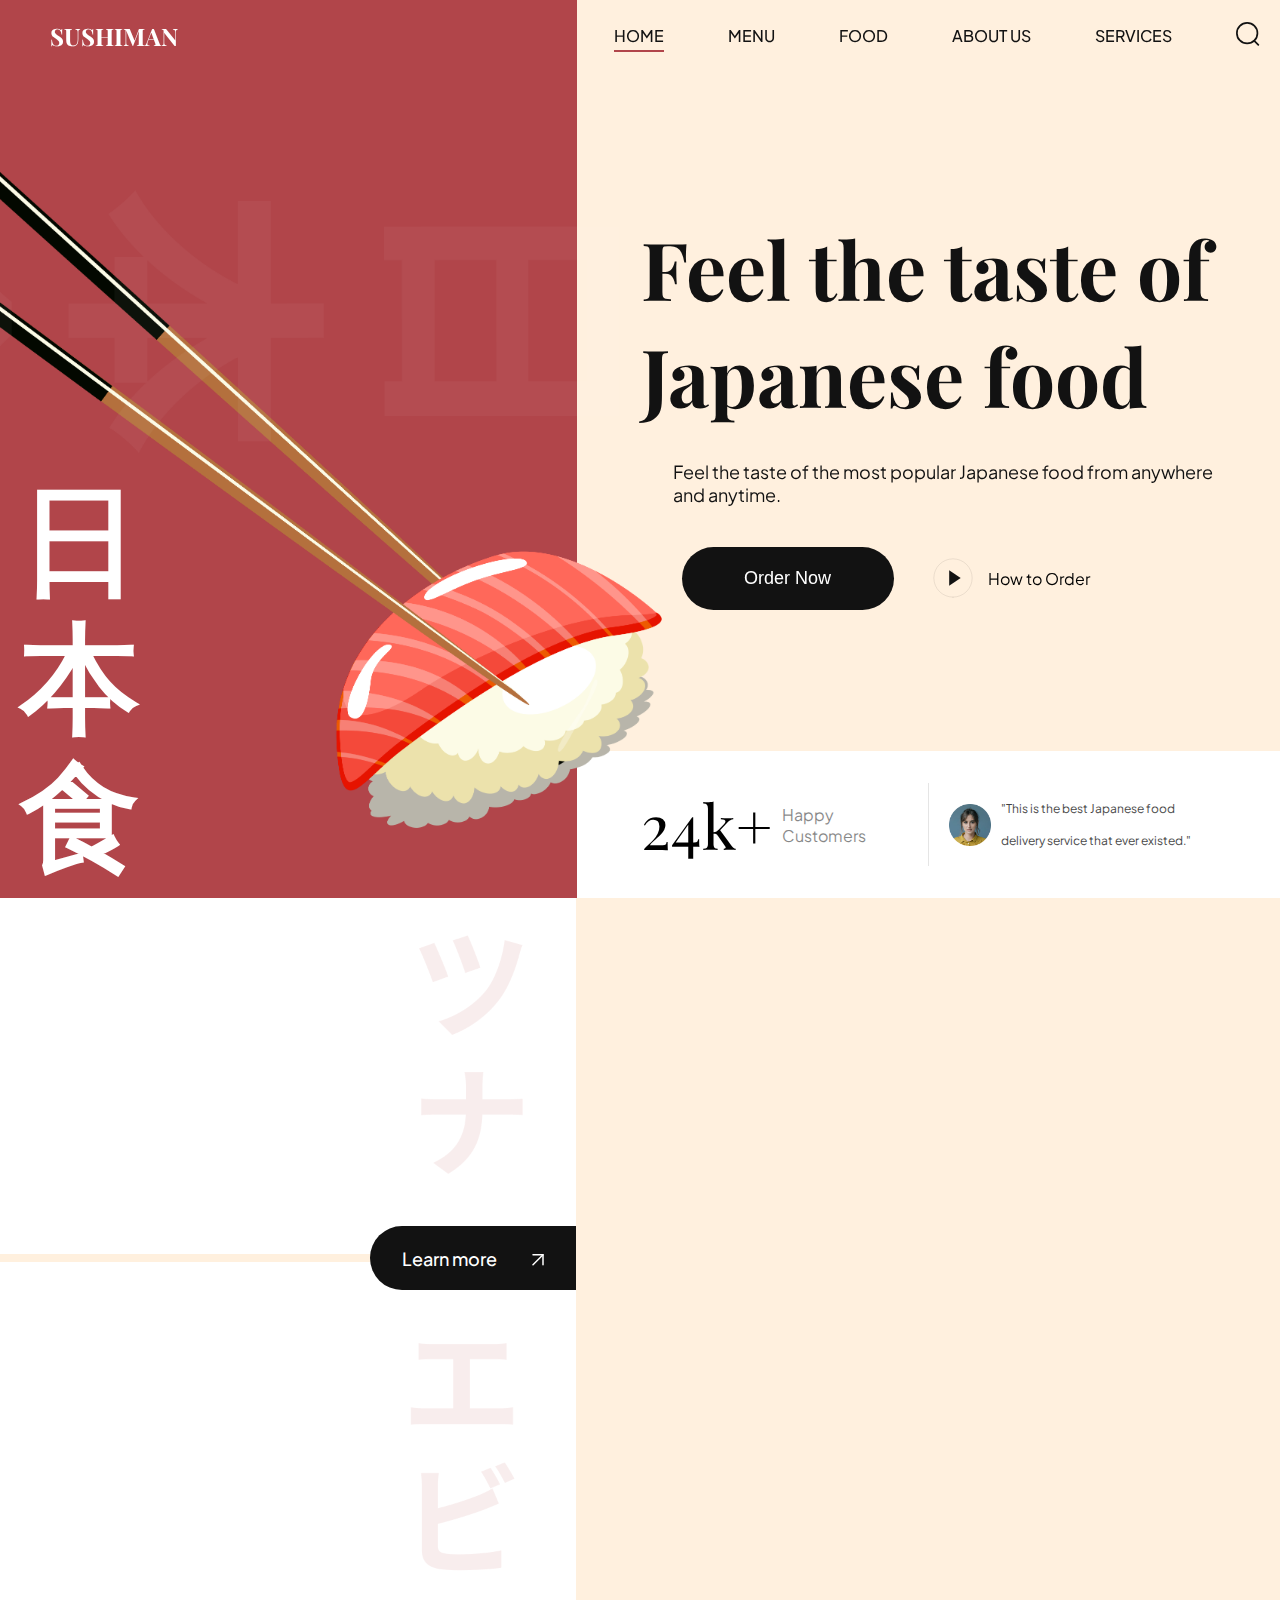
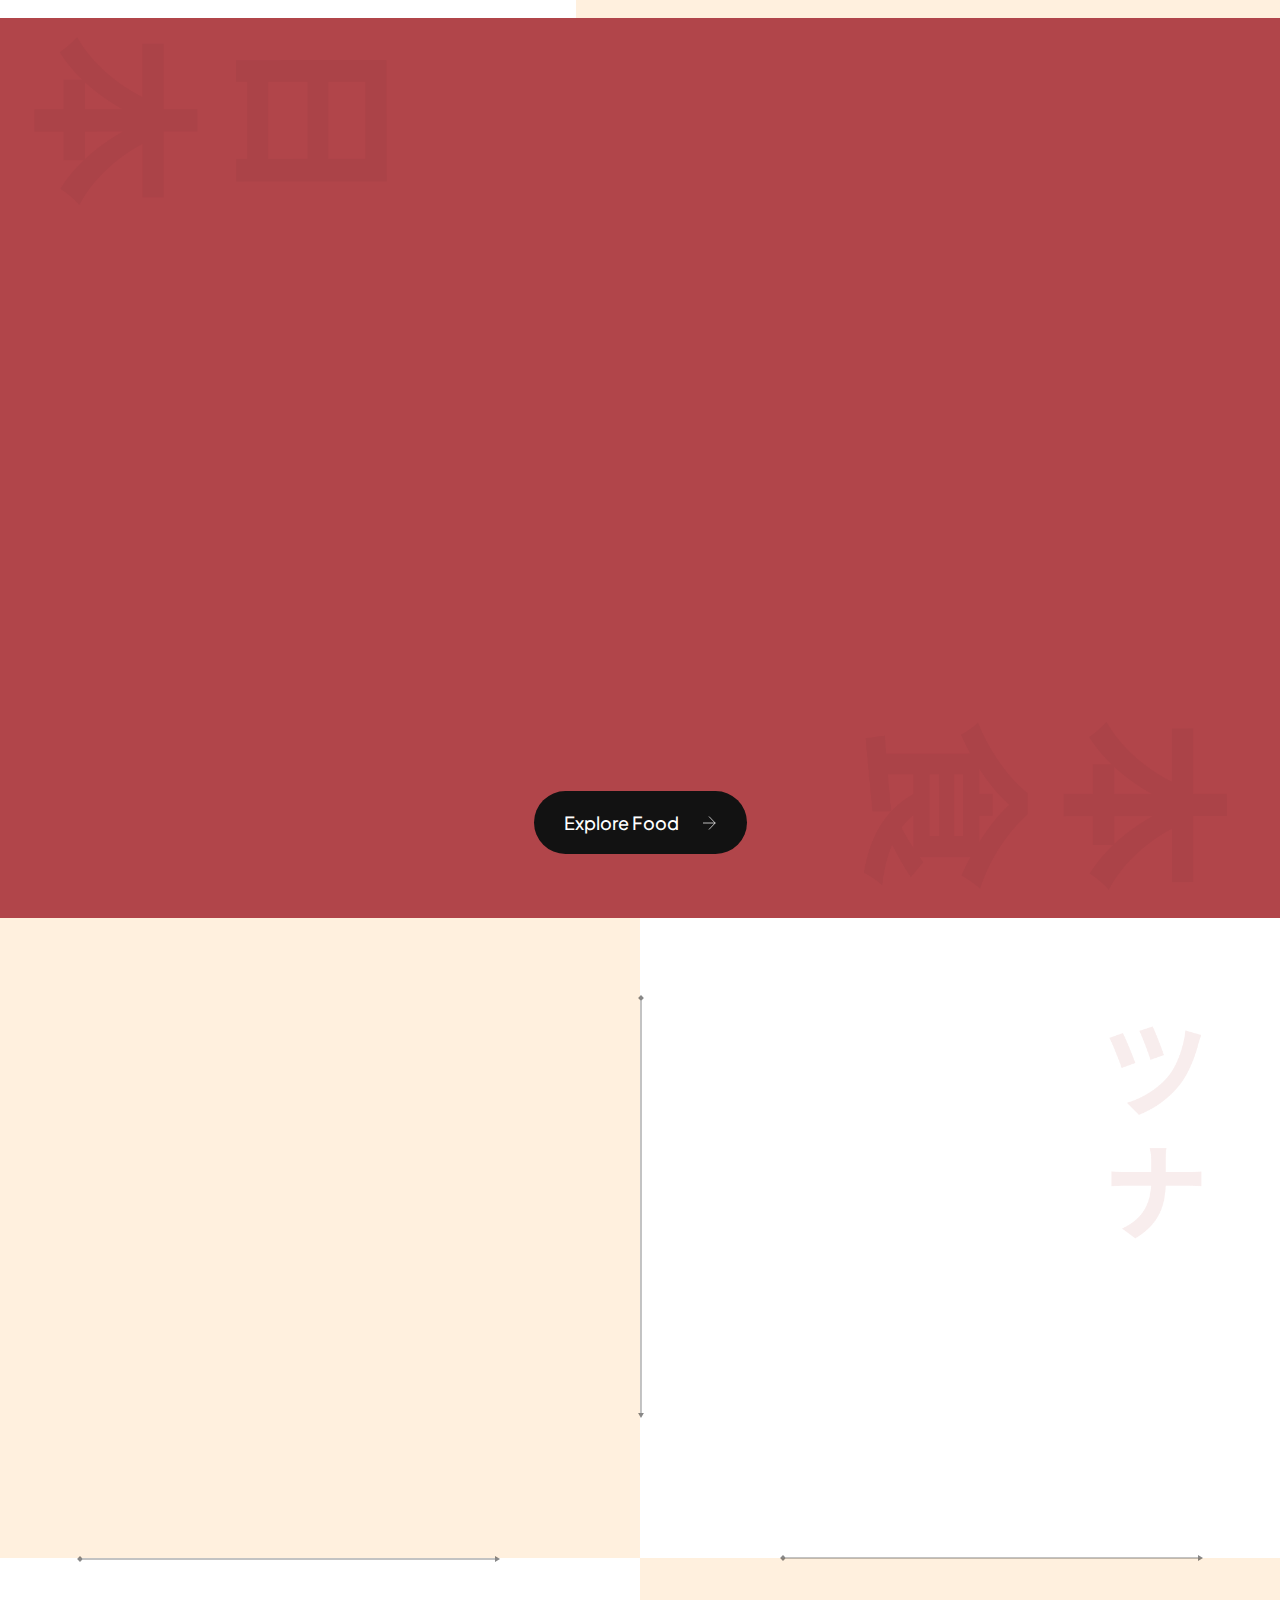
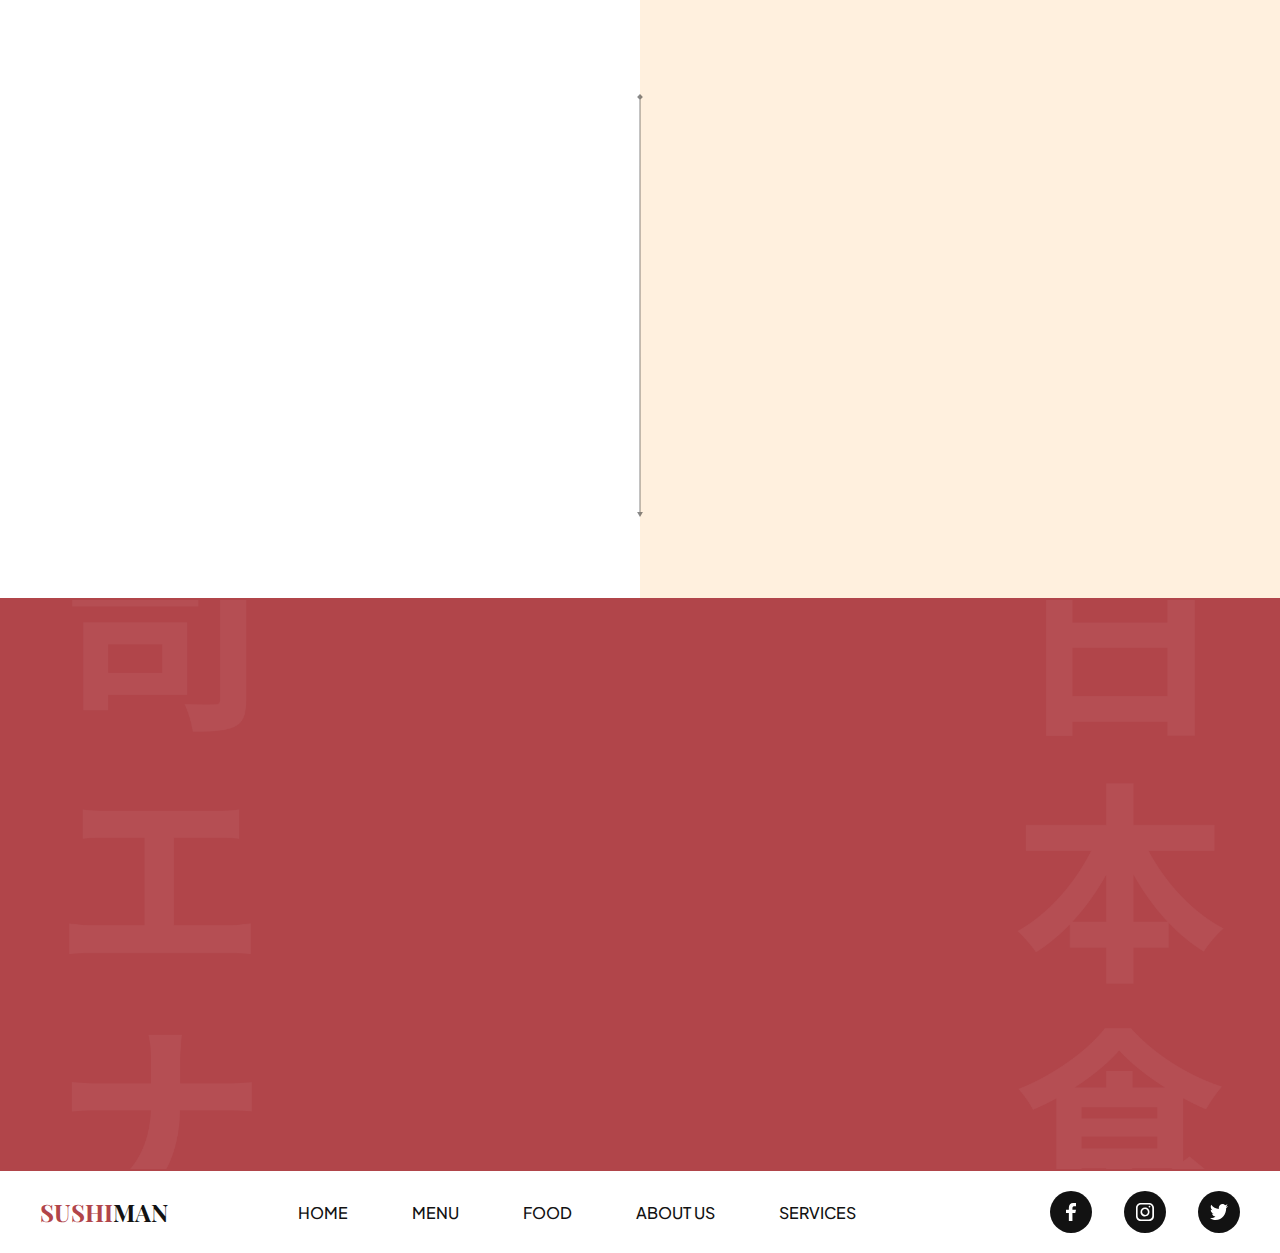
<file: index.html>
<!DOCTYPE html>
<html lang="en">
<head>
    <meta charset="UTF-8">
    <meta name="viewport" content="width=device-width, initial-scale=1.0">
    <link rel="icon" type="image/png" href="/image/sushi.png" />
    <link rel="stylesheet" href="/css/style.css">  <!-- Main CSS stylesheet -->
    <link href="https://unpkg.com/aos@2.3.4/dist/aos.css" rel="stylesheet" />  <!-- AOS (Animate On Scroll) CSS for animations -->
    <title>Sushiman</title>

    
</head>
<body>
    <header>  <!-- Header section containing navigation -->
      <nav class="header__nav">
        <div class="header__logo">  <!-- Logo container -->
          <h4 data-aos="fade-down">Sushiman</h4>
          <div class="header__logo-overlay"></div>
        </div>

        <ul class="header__menu" data-aos="fade-down">  <!-- Desktop navigation menu -->
            <li>
            <a href="/html/index.html">Home</a>
          </li>
          <li>
            <a href="/html/menu.html">Menu</a>
          </li>
          <li>
            <a href="/html/food.html">Food</a>
          </li>
          <li>
            <a href="/html/about-us.html">About Us</a>
          </li>
          <li>
            <a href="/html/services.html">Services</a>
          </li>
          
          <li>
            <img src="/assets/search.svg" alt="search" />
          </li>
        </ul>

        <ul class="header__menu-mobile" data-aos="fade-down">
          <li>
            <img src="/assets/menu.svg" alt="menu" />
          </li>
        </ul>
      </nav>
    </header>

    <section class="hero">  <!-- Hero section: main banner with image and key message -->
        <div class="hero-image">
            <img src="/assets/sushi-1.png" alt="sushi" data-aos="fade-up">
            <h2 data-aos="fade-up">
                 日 <br />
                 本 <br />
                 食
            </h2>
            <div class="hero-image__overlay">

            </div>
        </div>

        <div class="hero-content"> <!-- Hero text content and call to action -->
            <div class="hero-content-info" data-aos="fade-left">
                <h1>Feel the taste of Japanese food</h1>
                <p>Feel the taste of the most popular Japanese food from anywhere and anytime.</p>

                <div class="hero-content__buttons"> <!-- Action buttons: Order and How to Order -->
                    <button class="hero-content__order-button"><a href="menu.html">Order Now</a></button>
                    <button class="hero-content__play-button"><img src="/assets/play-circle.svg" alt="play">How to Order</button>
                </div>
            </div>

            <div class="hero-content__testimonial" data-aos="fade-up"> <!-- Testimonial and customer count -->

                <div class="hero-content__customer flex-center">
                    <h4>24<span>k+</span></h4>
                    <p>Happy Customers</p>
                </div>

                <div class="hero-content__review">
                    <img src="/assets/user.png" alt="user">
                    <p>"This is the best Japanese food delivery service that ever existed."</p>
                </div>

            </div>
        </div>

    </section>

    <section class="about-us"> <!-- About Us section with images and company mission -->
        <div class="about-us__image">

            <div class="about-us__image-sushi3">
                <img src="/assets/sushi-3.png" alt="sushi" data-aos="fade-right">
            </div>

            <button class="about-us__button"> <!-- Learn more button linking to About Us page -->
                <a href="/html/about-us.html">Learn more</a>
                <img src="/assets/arrow-up-right.svg" alt="Learn more">
            </button>

            <div class="about-us__image-sushi2">
                <img src="/assets/sushi-2.png" alt="sushi" data-aos="fade-right">
            </div>

        </div>

        <div class="about-us__content" data-aos="fade-left">
            <p class="sushi__subtitle">About Us / 私たちに関しては</p>
            <h3 class="sushi__title">Our mission is to bring true Japanese flavours to you.</h3>
            <p class="sushi__description">We will continue to provide the experience of Omotenashi, the Japanese mindset of hospitality, with our shopping and dining for our customers.</p>
        </div>

    </section>

    <section class="popular-foods"> <!-- Popular Foods section with filters and food cards -->
        <h2 class="popular-foods__title" data-aos="flip-up">Popular Food / 人気</h2>

        <div class="popular-foods__filters sushi__hide-scrollbar" data-aos="fade-up"> <!-- Filter buttons for food categories -->

            <button class="popular-foods__filter-btn active">All</button>

            <button class="popular-foods__filter-btn">
                <img src="/assets/sushi-9.png" alt="sushi9"> Sushi
            </button>

            <button class="popular-foods__filter-btn">
                <img src="/assets/sushi-8.png" alt="sushi8"> Ramen
            </button>

            <button class="popular-foods__filter-btn">
                <img src="/assets/sushi-7.png" alt="sushi7"> Udon
            </button>

            <button class="popular-foods__filter-btn">
                <img src="/assets/sushi-6.png" alt="sushi6"> Danggo
            </button>

            <button class="popular-foods__filter-btn">Others</button>

        </div>

        <div class="popular-foods__catalogue"  data-aos="fade-up"> <!-- Food item cards -->
            <article class="popular-foods__card"> <!-- Single food card -->
                <img class="popular-foods__card-image" src="/assets/sushi-12.png" alt="sushi12">
                <h4 class="popular-foods__card-title">Chezu Sushi</h4>

                <div class="popular-foods__card-details flex-between">

                   <div class="popular-foods__card-rating">
                       <img src="/assets/star.svg" alt="star">
                       <p>4.9</p>
                   </div>

                   <p class="popular-foods__card-price">$21.00</p>
                
               </div>
 
            </article>

            <article class="popular-foods__card active-card"> <!-- Active highlighted food card -->
                <img class="popular-foods__card-image" src="/assets/sushi-11.png" alt="sushi11">
                <h4 class="popular-foods__card-title">Original Sushi</h4>

                <div class="popular-foods__card-details flex-between">

                   <div class="popular-foods__card-rating">
                       <img src="/assets/star.svg" alt="star">
                       <p>5.0</p>
                   </div>

                   <p class="popular-foods__card-price">$19.00</p>
                
               </div>
 
            </article>

            <article class="popular-foods__card">
                <img class="popular-foods__card-image" src="/assets/sushi-10.png" alt="sushi10">
                <h4 class="popular-foods__card-title">Ramen Legendo</h4>

                <div class="popular-foods__card-details flex-between">

                   <div class="popular-foods__card-rating">
                       <img src="/assets/star.svg" alt="star">
                       <p>4.7</p>
                   </div>

                   <p class="popular-foods__card-price">$13.00</p>
                
               </div>
 
            </article>
        </div>

        <button class="popular-foods__button"> <!-- Button linking to full menu -->
            <a href="/html/menu.html">Explore Food</a>
            <img src="/assets/arrow-right.svg" alt="arrow right">
        </button>

    </section>

    <section class="trending"> <!-- Trending section with sushi and drinks -->
      <section class="trending-sushi"> <!-- Trending Sushi subsection -->
        <div class="trending__content" data-aos="fade-right">
          <p class="sushi__subtitle">What’s Trending / トレンド</p>
  
          <h3 class="sushi__title">Japanese Sushi
          </h3>
          <p class="sushi__description">Feel the taste of the most delicious Sushi here.
          </p>
  
          <ul class="trending__list flex-between"> <!-- Trending sushi list -->
            <li>
              <div class="trending__icon flex-center"> <!-- Trending sushi image with decorative arrows -->
                <img src="/assets/check.svg" alt="check" />
              </div>
              <p>Make Sushi</p>
            </li>
            <li>
              <div class="trending__icon flex-center">
                <img src="/assets/check.svg" alt="check" />
              </div>
              <p>Oshizushi</p>
            </li>
            <li>
              <div class="trending__icon flex-center">
                <img src="/assets/check.svg" alt="check" />
              </div>
              <p>Uramaki Sushi</p>
            </li>
            <li>
              <div class="trending__icon flex-center">
                <img src="/assets/check.svg" alt="check" />
              </div>
              <p>Nigiri Sushi</p>
            </li>
            <li>
              <div class="trending__icon flex-center">
                <img src="/assets/check.svg" alt="check" />
              </div>
              <p>Temaki Sushi</p>
            </li>
            <li>
              <div class="trending__icon flex-center">
                <img src="/assets/check.svg" alt="check" />
              </div>
              <p>Inari Sushi</p>
            </li>
          </ul>
        </div>
  
        <div class="trending__image flex-center">
          <img src="/assets/sushi-5.png" alt="sushi-5" data-aos="fade-left" />
  
          <div class="trending__arrow trending__arrow-left">
            <img src="/assets/arrow-vertical.svg" alt="arrow vertical" />
          </div>
  
          <div class="trending__arrow trending__arrow-bottom">
            <img src="/assets/arrow-horizontal.svg" alt="arrow horizontal" />
          </div>
        </div>

      </section>

      <div class="trending__discover" data-aos="zoom-in"> <!-- Discover link -->
        <p><a href="/html/food.html">Discover</a></p>
      </div>

      <section class="trending-drinks">  <!-- Trending Drinks subsection -->
        <div class="trending__image flex-center">
          <img src="/assets/sushi-4.png" alt="sushi-4" data-aos="fade-right" />
  
          <div class="trending__arrow trending__arrow-top">
            <img src="/assets/arrow-horizontal.svg" alt="arrow horizontal" />
          </div>
  
          <div class="trending__arrow trending__arrow-right">
            <img src="/assets/arrow-vertical.svg" alt="arrow vertical" />
          </div>
        </div>

        <div class="trending__content" data-aos="fade-left">
          <p class="sushi__subtitle">What’s Trending / トレンド</p>
  
          <h3 class="sushi__title">Japanese Drinks
          </h3>
          <p class="sushi__description">Feel the taste of the most delicious Japense drinks here.
          </p>
  
          <ul class="trending__list flex-between"> <!-- Trending drinks list -->
            <li>
              <div class="trending__icon flex-center">
                <img src="/assets/check.svg" alt="check" />
              </div>
              <p>Oruncha</p>
            </li>
            <li>
              <div class="trending__icon flex-center">
                <img src="/assets/check.svg" alt="check" />
              </div>
              <p>
                Sakura Tea</p>
            </li>
            <li>
              <div class="trending__icon flex-center">
                <img src="/assets/check.svg" alt="check" />
              </div>
              <p>Aojiru</p>
            </li>
            <li>
              <div class="trending__icon flex-center">
                <img src="/assets/check.svg" alt="check" />
              </div>
              <p>Ofukucha</p>
            </li>
            <li>
              <div class="trending__icon flex-center">
                <img src="/assets/check.svg" alt="check" />
              </div>
              <p>Kombu-cha</p>
            </li>
            <li>
              <div class="trending__icon flex-center">
                <img src="/assets/check.svg" alt="check" />
              </div>
              <p>Mugicha</p>
            </li>
          </ul>
        </div>
      </section>
    </section>

    <section class="subscription flex-center"> <!-- Newsletter Subscription Section -->
      <h2 data-aos="flip-down"> <!-- Headline encouraging users to subscribe -->
        Get offers stright <br />
        to your inbox
      </h2>
      <p data-aos="fade-up">Sign up for the Sushiman newsletter</p> <!-- Subheading -->

      <div class="subscription__form" data-aos="fade-up"> <!-- Subscription form with email input and button -->
        <input type="text" placeholder="Enter your email address"/>
        <button>Get Started</button>
      </div>
    </section>

    <button id="backToTopBtn" title="Go to top"> <!-- Back to Top Button -->
       <img src="/assets/back-to-top.png" alt="Back to Top">
    </button> 



    <footer class="footer flex-between"> <!-- Footer Section -->
        <h3 class="footer__logo"><span>Sushi</span>man</h3>  <!-- Footer Logo -->

        <ul class="footer__nav"> <!-- Footer Navigation Links -->

            <li>
            <a href="/html/index.html">Home</a>
          </li>
          <li>
            <a href="/html/menu.html">Menu</a>
          </li>
          <li>
            <a href="/html/food.html">Food</a>
          </li>
          <li>
            <a href="/html/about-us.html">About Us</a>
          </li>
          <li>
            <a href="/html/services.html">Services</a>
          </li>
          
          <li>
 
        </ul>

        <ul class="footer__social"> <!-- Social Media Icons -->
            <li class="flex-center"><img src="/assets/facebook.svg" alt="facebook"></li>
            <li class="flex-center"><img src="/assets/instagram.svg" alt="instagram"></li>
            <li class="flex-center"><img src="/assets/twitter.svg" alt="twitter"></li>
        </ul>
    </footer>

<!-- AOS (Animate On Scroll) Library -->
 <script src="https://unpkg.com/aos@2.3.4/dist/aos.js"></script>

<!-- AOS Initialization and Custom Scripts -->
<script>
  AOS.init({
    duration: 1000,
    offset: 100,
  }); // Initialize AOS with animation settings

  // Back to Top Button logic
  const backToTopBtn = document.getElementById("backToTopBtn");

  // Show button after scrolling down 200px
  window.onscroll = function () {
    if (document.body.scrollTop > 200 || document.documentElement.scrollTop > 300) {
      backToTopBtn.style.display = "block";
    } else {
      backToTopBtn.style.display = "none";
    }
  };

  // Scroll to top smoothly when button is clicked
  backToTopBtn.addEventListener("click", function () {
    window.scrollTo({ top: 0, behavior: 'smooth' });
  });

  // Navigation Menu Active Link Logic
const navLinks = document.querySelectorAll(".header__menu li a");

// Toggle active class on menu click
  navLinks.forEach(link => {
    link.addEventListener("click", () => {
      navLinks.forEach(l => l.classList.remove("active"));
      link.classList.add("active");
    });
  });

  //Highlight current page based on URL
  const currentPath = window.location.pathname.split("/").pop();
  navLinks.forEach(link => {
    if (link.getAttribute("href").includes(currentPath)) {
      link.classList.add("active");
    }
  });
</script>


</body>
</html>
</file>
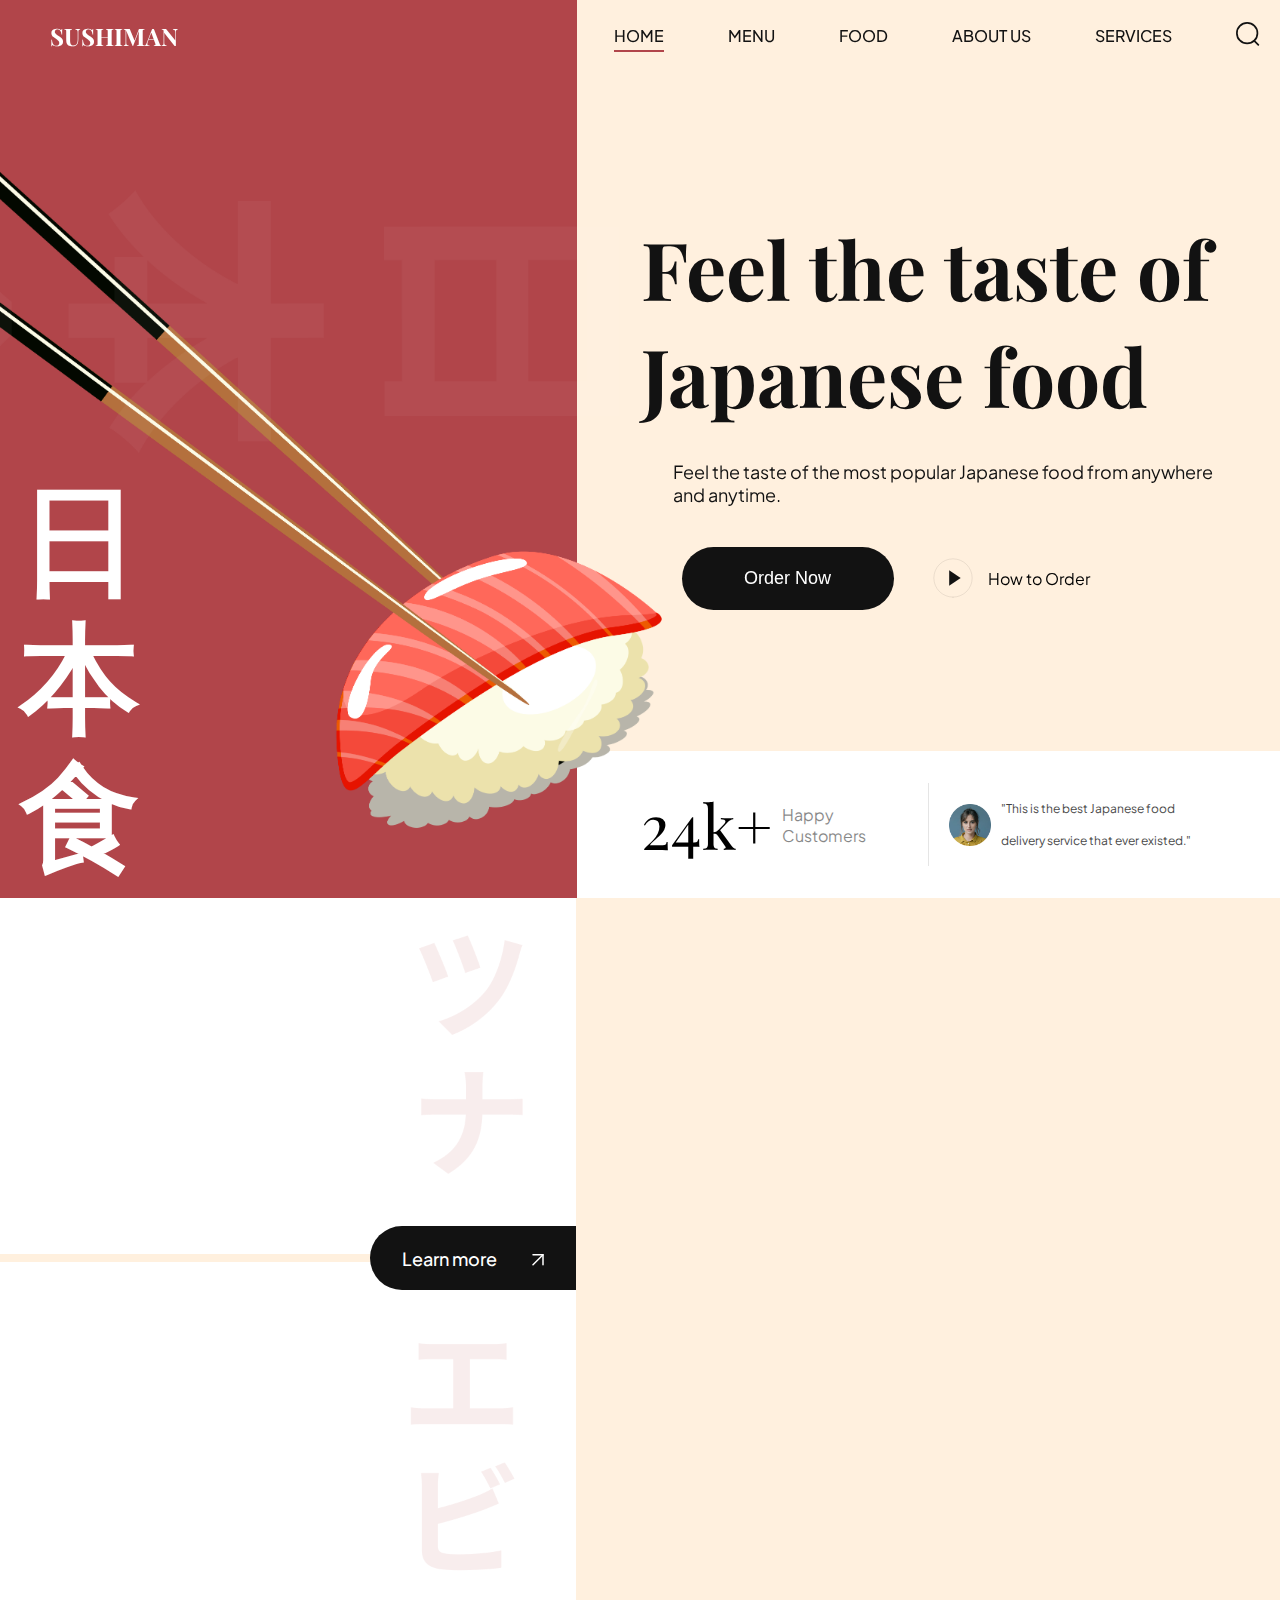
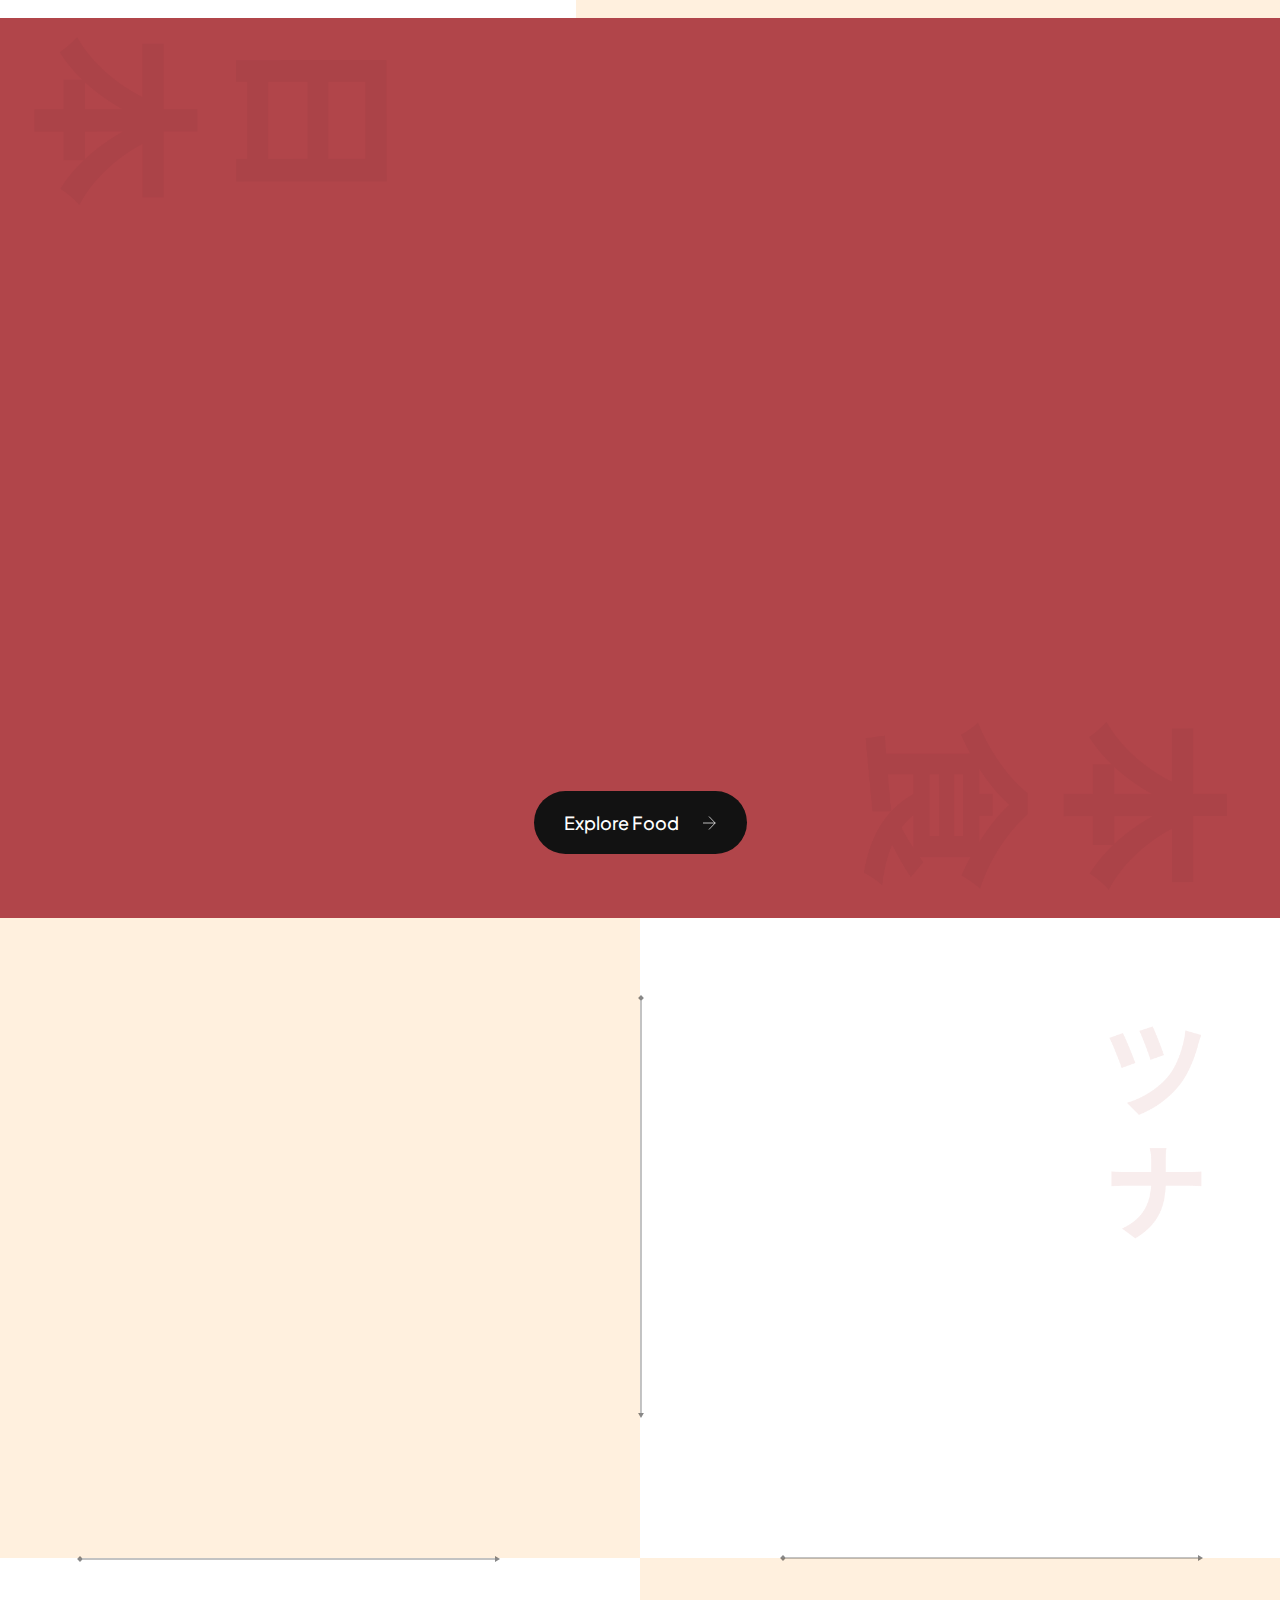
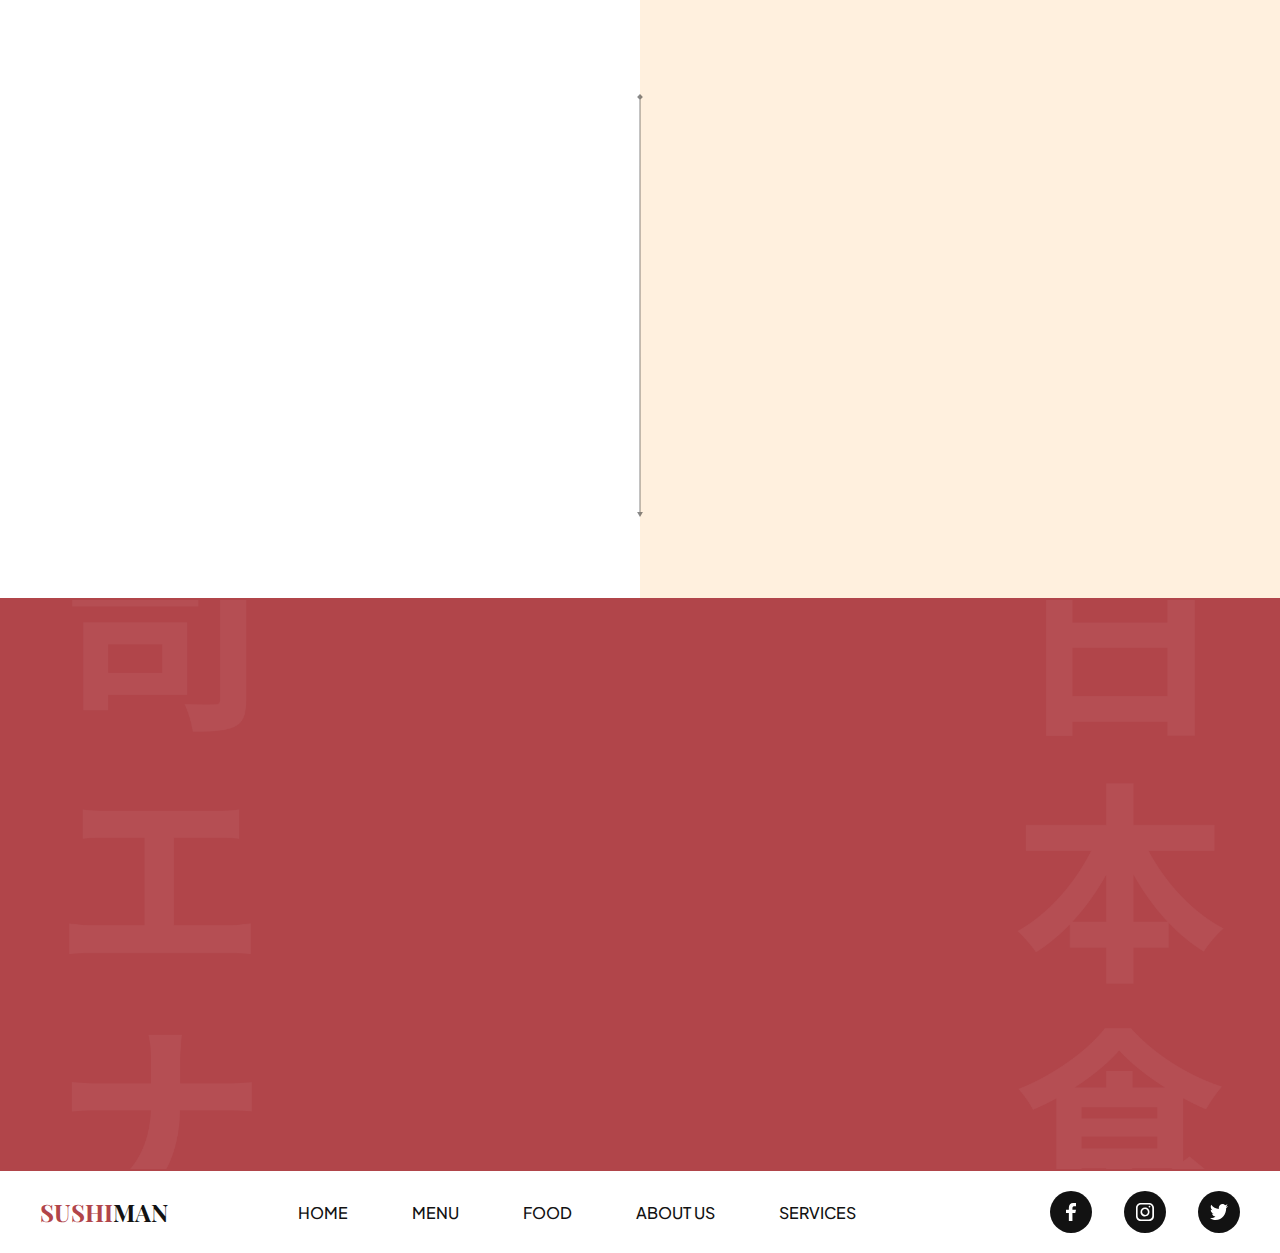
<file: html/index.html>
<!DOCTYPE html>
<html lang="en">
<head>
    <meta charset="UTF-8">
    <meta name="viewport" content="width=device-width, initial-scale=1.0">
    <link rel="icon" type="image/png" href="/image/sushi.png" />
    <link rel="stylesheet" href="/css/style.css">  <!-- Main CSS stylesheet -->
    <link href="https://unpkg.com/aos@2.3.4/dist/aos.css" rel="stylesheet" />  <!-- AOS (Animate On Scroll) CSS for animations -->
    <title>Sushiman</title>

    
</head>
<body>
    <header>  <!-- Header section containing navigation -->
      <nav class="header__nav">
        <div class="header__logo">  <!-- Logo container -->
          <h4 data-aos="fade-down">Sushiman</h4>
          <div class="header__logo-overlay"></div>
        </div> 

        <ul class="header__menu" data-aos="fade-down">  <!-- Desktop navigation menu -->
            <li>
            <a href="/html/index.html">Home</a>
          </li>
          <li>
            <a href="/html/menu.html">Menu</a>
          </li>
          <li>
            <a href="/html/food.html">Food</a>
          </li>
          <li>
            <a href="/html/about-us.html">About Us</a>
          </li>
          <li>
            <a href="/html/services.html">Services</a>
          </li>
          
          <li>
            <img src="/assets/search.svg" alt="search" />
          </li>
        </ul>

        <ul class="header__menu-mobile" data-aos="fade-down">
          <li>
            <img src="/assets/menu.svg" alt="menu" />
          </li>
        </ul>
      </nav>
    </header>

    <section class="hero">  <!-- Hero section: main banner with image and key message -->
        <div class="hero-image">
            <img src="/assets/sushi-1.png" alt="sushi" data-aos="fade-up">
            <h2 data-aos="fade-up">
                 日 <br />
                 本 <br />
                 食
            </h2>
            <div class="hero-image__overlay">

            </div>
        </div>

        <div class="hero-content"> <!-- Hero text content and call to action -->
            <div class="hero-content-info" data-aos="fade-left">
                <h1>Feel the taste of Japanese food</h1>
                <p>Feel the taste of the most popular Japanese food from anywhere and anytime.</p>

                <div class="hero-content__buttons"> <!-- Action buttons: Order and How to Order -->
                    <button class="hero-content__order-button"><a href="menu.html">Order Now</a></button>
                    <button class="hero-content__play-button"><img src="/assets/play-circle.svg" alt="play">How to Order</button>
                </div>
            </div>

            <div class="hero-content__testimonial" data-aos="fade-up"> <!-- Testimonial and customer count -->

                <div class="hero-content__customer flex-center">
                    <h4>24<span>k+</span></h4>
                    <p>Happy Customers</p>
                </div>

                <div class="hero-content__review">
                    <img src="/assets/user.png" alt="user">
                    <p>"This is the best Japanese food delivery service that ever existed."</p>
                </div>

            </div>
        </div>

    </section>

    <section class="about-us"> <!-- About Us section with images and company mission -->
        <div class="about-us__image">

            <div class="about-us__image-sushi3">
                <img src="/assets/sushi-3.png" alt="sushi" data-aos="fade-right">
            </div>

            <button class="about-us__button"> <!-- Learn more button linking to About Us page -->
                <a href="/html/about-us.html">Learn more</a>
                <img src="/assets/arrow-up-right.svg" alt="Learn more">
            </button>

            <div class="about-us__image-sushi2">
                <img src="/assets/sushi-2.png" alt="sushi" data-aos="fade-right">
            </div>

        </div>

        <div class="about-us__content" data-aos="fade-left">
            <p class="sushi__subtitle">About Us / 私たちに関しては</p>
            <h3 class="sushi__title">Our mission is to bring true Japanese flavours to you.</h3>
            <p class="sushi__description">We will continue to provide the experience of Omotenashi, the Japanese mindset of hospitality, with our shopping and dining for our customers.</p>
        </div>

    </section>

    <section class="popular-foods"> <!-- Popular Foods section with filters and food cards -->
        <h2 class="popular-foods__title" data-aos="flip-up">Popular Food / 人気</h2>

        <div class="popular-foods__filters sushi__hide-scrollbar" data-aos="fade-up"> <!-- Filter buttons for food categories -->

            <button class="popular-foods__filter-btn active">All</button>

            <button class="popular-foods__filter-btn">
                <img src="/assets/sushi-9.png" alt="sushi9"> Sushi
            </button>

            <button class="popular-foods__filter-btn">
                <img src="/assets/sushi-8.png" alt="sushi8"> Ramen
            </button>

            <button class="popular-foods__filter-btn">
                <img src="/assets/sushi-7.png" alt="sushi7"> Udon
            </button>

            <button class="popular-foods__filter-btn">
                <img src="/assets/sushi-6.png" alt="sushi6"> Danggo
            </button>

            <button class="popular-foods__filter-btn">Others</button>

        </div>

        <div class="popular-foods__catalogue"  data-aos="fade-up"> <!-- Food item cards -->
            <article class="popular-foods__card"> <!-- Single food card -->
                <img class="popular-foods__card-image" src="/assets/sushi-12.png" alt="sushi12">
                <h4 class="popular-foods__card-title">Chezu Sushi</h4>

                <div class="popular-foods__card-details flex-between">

                   <div class="popular-foods__card-rating">
                       <img src="/assets/star.svg" alt="star">
                       <p>4.9</p>
                   </div>

                   <p class="popular-foods__card-price">$21.00</p>
                
               </div>
 
            </article>

            <article class="popular-foods__card active-card"> <!-- Active highlighted food card -->
                <img class="popular-foods__card-image" src="/assets/sushi-11.png" alt="sushi11">
                <h4 class="popular-foods__card-title">Original Sushi</h4>

                <div class="popular-foods__card-details flex-between">

                   <div class="popular-foods__card-rating">
                       <img src="/assets/star.svg" alt="star">
                       <p>5.0</p>
                   </div>

                   <p class="popular-foods__card-price">$19.00</p>
                
               </div>
 
            </article>

            <article class="popular-foods__card">
                <img class="popular-foods__card-image" src="/assets/sushi-10.png" alt="sushi10">
                <h4 class="popular-foods__card-title">Ramen Legendo</h4>

                <div class="popular-foods__card-details flex-between">

                   <div class="popular-foods__card-rating">
                       <img src="/assets/star.svg" alt="star">
                       <p>4.7</p>
                   </div>

                   <p class="popular-foods__card-price">$13.00</p>
                
               </div>
 
            </article>
        </div>

        <button class="popular-foods__button"> <!-- Button linking to full menu -->
            <a href="/html/menu.html">Explore Food</a>
            <img src="/assets/arrow-right.svg" alt="arrow right">
        </button>

    </section>

    <section class="trending"> <!-- Trending section with sushi and drinks -->
      <section class="trending-sushi"> <!-- Trending Sushi subsection -->
        <div class="trending__content" data-aos="fade-right">
          <p class="sushi__subtitle">What’s Trending / トレンド</p>
  
          <h3 class="sushi__title">Japanese Sushi
          </h3>
          <p class="sushi__description">Feel the taste of the most delicious Sushi here.
          </p>
  
          <ul class="trending__list flex-between"> <!-- Trending sushi list -->
            <li>
              <div class="trending__icon flex-center"> <!-- Trending sushi image with decorative arrows -->
                <img src="/assets/check.svg" alt="check" />
              </div>
              <p>Make Sushi</p>
            </li>
            <li>
              <div class="trending__icon flex-center">
                <img src="/assets/check.svg" alt="check" />
              </div>
              <p>Oshizushi</p>
            </li>
            <li>
              <div class="trending__icon flex-center">
                <img src="/assets/check.svg" alt="check" />
              </div>
              <p>Uramaki Sushi</p>
            </li>
            <li>
              <div class="trending__icon flex-center">
                <img src="/assets/check.svg" alt="check" />
              </div>
              <p>Nigiri Sushi</p>
            </li>
            <li>
              <div class="trending__icon flex-center">
                <img src="/assets/check.svg" alt="check" />
              </div>
              <p>Temaki Sushi</p>
            </li>
            <li>
              <div class="trending__icon flex-center">
                <img src="/assets/check.svg" alt="check" />
              </div>
              <p>Inari Sushi</p>
            </li>
          </ul>
        </div>
  
        <div class="trending__image flex-center">
          <img src="/assets/sushi-5.png" alt="sushi-5" data-aos="fade-left" />
  
          <div class="trending__arrow trending__arrow-left">
            <img src="/assets/arrow-vertical.svg" alt="arrow vertical" />
          </div>
  
          <div class="trending__arrow trending__arrow-bottom">
            <img src="/assets/arrow-horizontal.svg" alt="arrow horizontal" />
          </div>
        </div>

      </section>

      <div class="trending__discover" data-aos="zoom-in"> <!-- Discover link -->
        <p><a href="/html/food.html">Discover</a></p>
      </div>

      <section class="trending-drinks">  <!-- Trending Drinks subsection -->
        <div class="trending__image flex-center">
          <img src="/assets/sushi-4.png" alt="sushi-4" data-aos="fade-right" />
  
          <div class="trending__arrow trending__arrow-top">
            <img src="/assets/arrow-horizontal.svg" alt="arrow horizontal" />
          </div>
  
          <div class="trending__arrow trending__arrow-right">
            <img src="/assets/arrow-vertical.svg" alt="arrow vertical" />
          </div>
        </div>

        <div class="trending__content" data-aos="fade-left">
          <p class="sushi__subtitle">What’s Trending / トレンド</p>
  
          <h3 class="sushi__title">Japanese Drinks
          </h3>
          <p class="sushi__description">Feel the taste of the most delicious Japense drinks here.
          </p>
  
          <ul class="trending__list flex-between"> <!-- Trending drinks list -->
            <li>
              <div class="trending__icon flex-center">
                <img src="/assets/check.svg" alt="check" />
              </div>
              <p>Oruncha</p>
            </li>
            <li>
              <div class="trending__icon flex-center">
                <img src="/assets/check.svg" alt="check" />
              </div>
              <p>
                Sakura Tea</p>
            </li>
            <li>
              <div class="trending__icon flex-center">
                <img src="/assets/check.svg" alt="check" />
              </div>
              <p>Aojiru</p>
            </li>
            <li>
              <div class="trending__icon flex-center">
                <img src="/assets/check.svg" alt="check" />
              </div>
              <p>Ofukucha</p>
            </li>
            <li>
              <div class="trending__icon flex-center">
                <img src="/assets/check.svg" alt="check" />
              </div>
              <p>Kombu-cha</p>
            </li>
            <li>
              <div class="trending__icon flex-center">
                <img src="/assets/check.svg" alt="check" />
              </div>
              <p>Mugicha</p>
            </li>
          </ul>
        </div>
      </section>
    </section>

    <section class="subscription flex-center"> <!-- Newsletter Subscription Section -->
      <h2 data-aos="flip-down"> <!-- Headline encouraging users to subscribe -->
        Get offers stright <br />
        to your inbox
      </h2>
      <p data-aos="fade-up">Sign up for the Sushiman newsletter</p> <!-- Subheading -->

      <div class="subscription__form" data-aos="fade-up"> <!-- Subscription form with email input and button -->
        <input type="text" placeholder="Enter your email address"/>
        <button>Get Started</button>
      </div>
    </section>

    <button id="backToTopBtn" title="Go to top"> <!-- Back to Top Button -->
       <img src="/assets/back-to-top.png" alt="Back to Top">
    </button> 



    <footer class="footer flex-between"> <!-- Footer Section -->
        <h3 class="footer__logo"><span>Sushi</span>man</h3>  <!-- Footer Logo -->

        <ul class="footer__nav"> <!-- Footer Navigation Links -->

            <li>
            <a href="/html/index.html">Home</a>
          </li>
          <li>
            <a href="/html/menu.html">Menu</a>
          </li>
          <li>
            <a href="/html/food.html">Food</a>
          </li>
          <li>
            <a href="/html/about-us.html">About Us</a>
          </li>
          <li>
            <a href="/html/services.html">Services</a>
          </li>
          
          <li>
 
        </ul>

        <ul class="footer__social"> <!-- Social Media Icons -->
            <li class="flex-center"><img src="/assets/facebook.svg" alt="facebook"></li>
            <li class="flex-center"><img src="/assets/instagram.svg" alt="instagram"></li>
            <li class="flex-center"><img src="/assets/twitter.svg" alt="twitter"></li>
        </ul>
    </footer>

<!-- AOS (Animate On Scroll) Library -->
 <script src="https://unpkg.com/aos@2.3.4/dist/aos.js"></script>

<!-- AOS Initialization and Custom Scripts -->
<script>
  AOS.init({
    duration: 1000,
    offset: 100,
  }); // Initialize AOS with animation settings

  // Back to Top Button logic
  const backToTopBtn = document.getElementById("backToTopBtn");

  // Show button after scrolling down 200px
  window.onscroll = function () {
    if (document.body.scrollTop > 200 || document.documentElement.scrollTop > 300) {
      backToTopBtn.style.display = "block";
    } else {
      backToTopBtn.style.display = "none";
    }
  };

  // Scroll to top smoothly when button is clicked
  backToTopBtn.addEventListener("click", function () {
    window.scrollTo({ top: 0, behavior: 'smooth' });
  });

  // Navigation Menu Active Link Logic
const navLinks = document.querySelectorAll(".header__menu li a");

// Toggle active class on menu click
  navLinks.forEach(link => {
    link.addEventListener("click", () => {
      navLinks.forEach(l => l.classList.remove("active"));
      link.classList.add("active");
    });
  });

  //Highlight current page based on URL
  const currentPath = window.location.pathname.split("/").pop();
  navLinks.forEach(link => {
    if (link.getAttribute("href").includes(currentPath)) {
      link.classList.add("active");
    }
  });
</script>


</body>
</html>
</file>
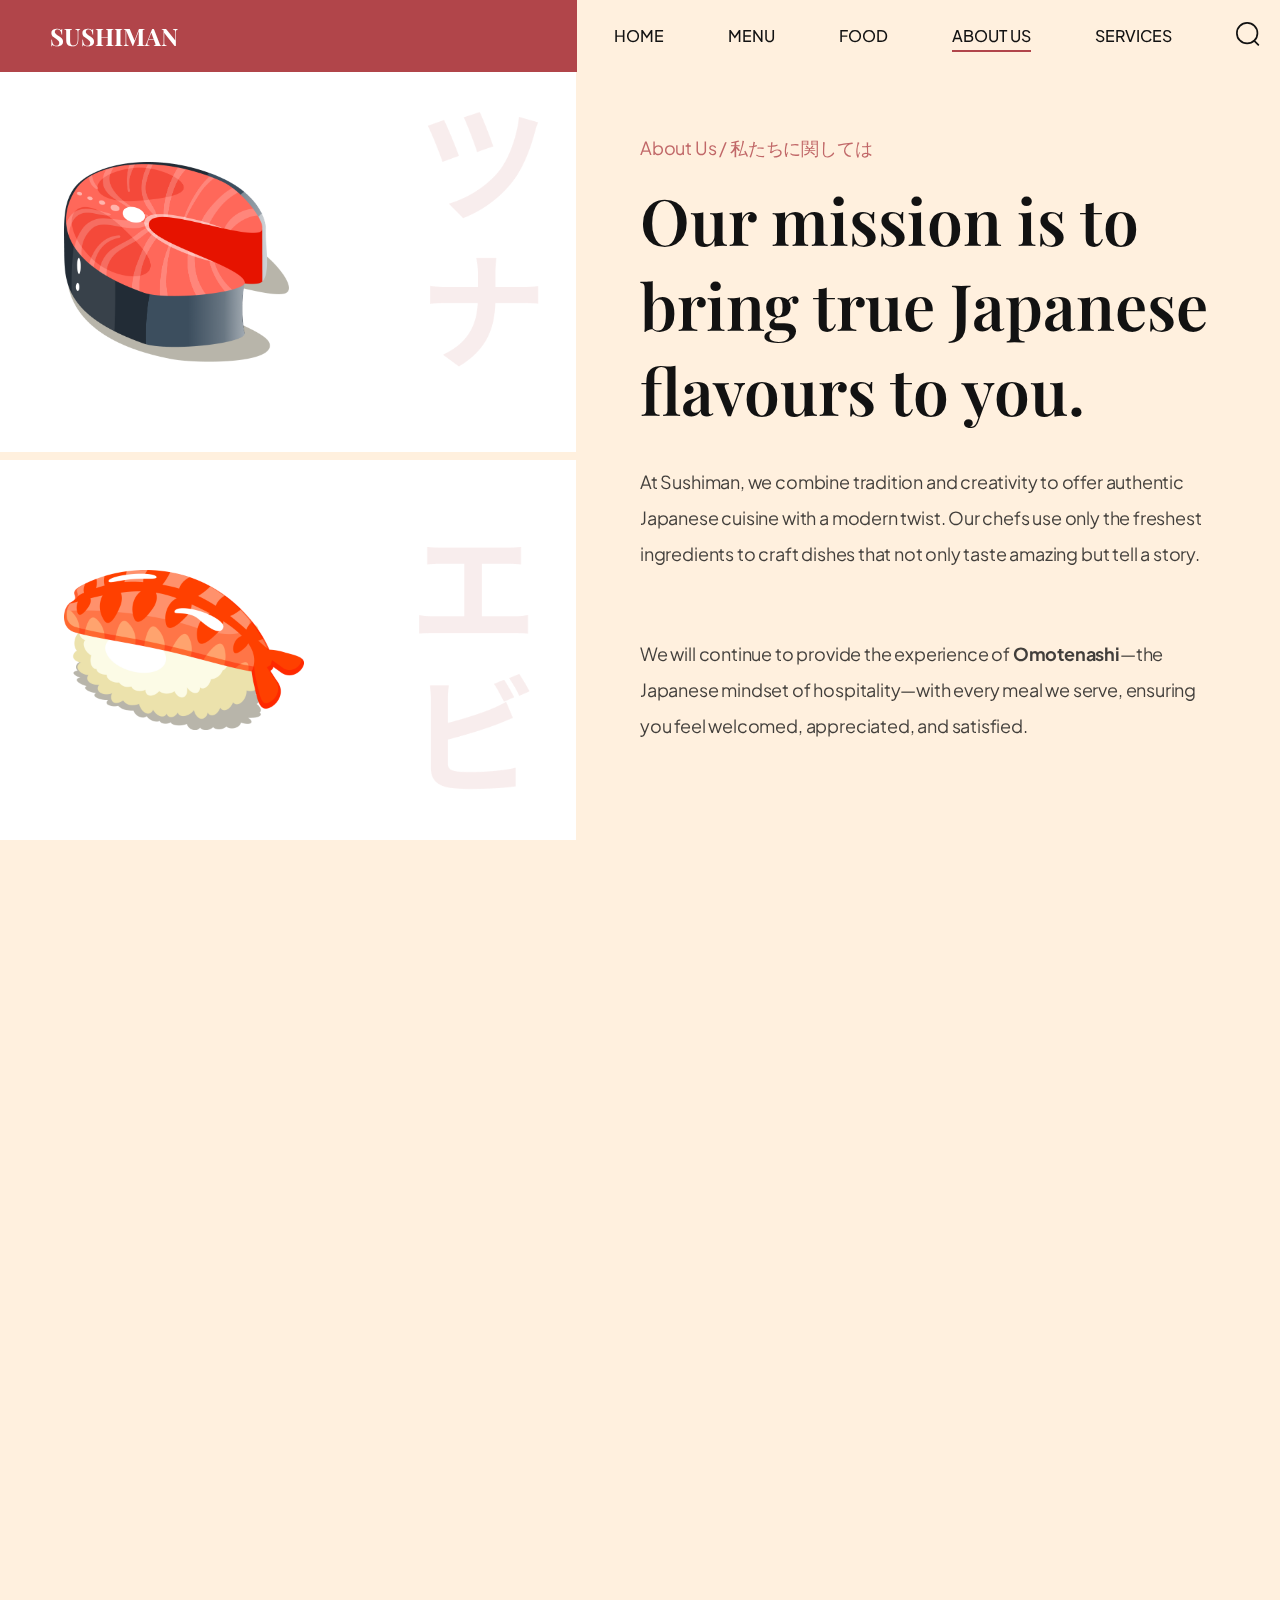
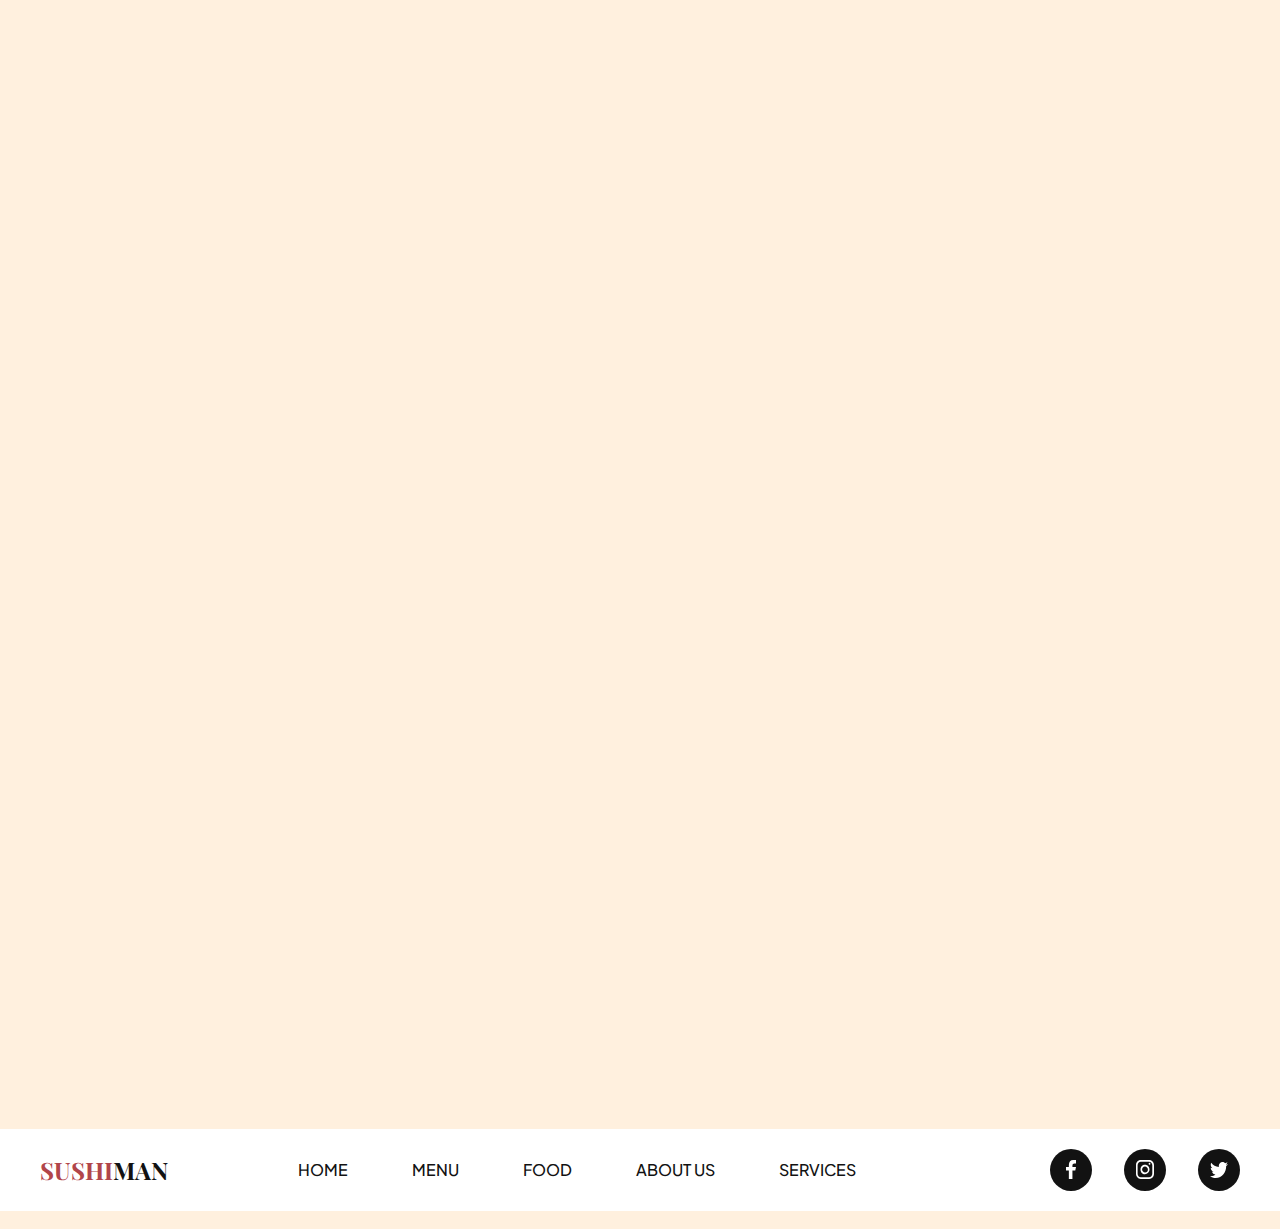
<file: html/about-us.html>
<!DOCTYPE html>
<html lang="en">
<head>
    <meta charset="UTF-8">
    <meta name="viewport" content="width=device-width, initial-scale=1.0">
    <link rel="icon" type="image/png" href="/image/sushi.png" />
    <link rel="stylesheet" href="/css/style.css">
    <link href="https://unpkg.com/aos@2.3.4/dist/aos.css" rel="stylesheet" /> <!-- AOS Animation Library CSS -->
    <title>Sushiman</title>
    
</head>
<body>
    <header> <!-- Header & Navigation -->
      <nav class="header__nav">
        <div class="header__logo">
          <h4 data-aos="fade-down">Sushiman</h4>
          <div class="header__logo-overlay"></div>
        </div>

        <ul class="header__menu" data-aos="fade-down">
            <li>
            <a href="/html/index.html">Home</a>
          </li>
          <li>
            <a href="/html/menu.html">Menu</a>
          </li>
          <li>
            <a href="/html/food.html">Food</a>
          </li>
           <li>
            <a href="/html/about-us.html">About Us</a>
          </li>
          <li>
            <a href="/html/services.html">Services</a>
          </li>
          <li> 
            <img src="/assets/search.svg" alt="search" />
          </li>
        </ul>

        <ul class="header__menu-mobile" data-aos="fade-down">
          <li>
            <img src="/assets/menu.svg" alt="menu" />
          </li>
        </ul>
      </nav>
    </header>

    <section class="about-us"> <!-- About Us Section -->
  <div class="about-us__image"> <!-- Sushi images -->
    <div class="about-us__image-sushi3">
      <img src="/assets/sushi-3.png" alt="sushi" data-aos="fade-right">
    </div>

    <div class="about-us__image-sushi2">
      <img src="/assets/sushi-2.png" alt="sushi" data-aos="fade-right">
    </div>
  </div>

  <div class="about-us__content" data-aos="fade-left"> <!-- About Us Text Content -->
    <p class="sushi__subtitle">About Us / 私たちに関しては</p>
    <h3 class="sushi__title">Our mission is to bring true Japanese flavours to you.</h3>
    <p class="sushi__description">
      At Sushiman, we combine tradition and creativity to offer authentic Japanese cuisine with a modern twist. Our chefs use only the freshest ingredients to craft dishes that not only taste amazing but tell a story.
    </p>
    <p class="sushi__description">
      We will continue to provide the experience of <strong>Omotenashi</strong>—the Japanese mindset of hospitality—with every meal we serve, ensuring you feel welcomed, appreciated, and satisfied.
    </p>
  </div>
</section>

<!-- Meet Our Chefs Section -->
<section class="chefs cute-section" data-aos="fade-up">
  <h2 class="sushi__title center-text" data-aos="flip-down">🍣 Meet Our Chefs</h2>
  <p class="sushi__description center-text">Delighting you with every slice, roll, and smile.</p>

  <div class="chefs__list"> <!-- Individual Chef Cards -->
    <div class="chef-card" data-aos="fade-up">
      <img src="/assets/chef1.jpg" alt="Chef Haruki" />
      <h4>👨‍🍳 Chef Haruki</h4>
      <p>Traditional sushi master with 20+ years of experience.</p>
    </div>

    <div class="chef-card" data-aos="fade-up">
      <img src="/assets/chef2.jpg" alt="Chef Aiko" />
      <h4>👩‍🍳 Chef Aiko</h4>
      <p>Expert in vegan sushi and kawaii plating!</p>
    </div>

    <div class="chef-card" data-aos="fade-up">
      <img src="/assets/chef3.jpg" alt="Chef Riku" />
      <h4>🧑‍🍳 Chef Riku</h4>
      <p>Loves kaiseki art and edible storytelling.</p>
    </div>
  </div>
</section>




<!-- Core Values Section -->
<section class="values" data-aos="fade-up">
  <h2 class="sushi__title center-text" data-aos="flip-up">Our Core Values</h2>
  <p class="sushi__description center-text">We stay true to the heart of Japanese hospitality and culinary excellence.</p>

  <div class="values__list"> <!-- Individual Value Cards -->
    <div class="value">
      <div class="value__icon">🍣</div>
      <h4>Authenticity</h4>
      <p>We craft each dish with genuine Japanese techniques and fresh ingredients.</p>
    </div>

    <div class="value">
      <div class="value__icon">🍵</div>
      <h4>Hospitality</h4>
      <p>Experience Omotenashi – wholehearted service with every visit.</p>
    </div>

    <div class="value">
      <div class="value__icon">🎌</div>
      <h4>Culture</h4>
      <p>We embrace Japanese traditions in our ambiance, taste, and service.</p>
    </div>
  </div>
</section>


<!-- Testimonials Section -->
<section class="testimonials" data-aos="fade-up">
  <h2 class="sushi__title center-text" data-aos="flip-up">💬 What Our Customers Say</h2>

  <div class="testimonials__slider-wrapper">
    <div class="testimonials__wrapper">
      <!-- Testimonials (duplicated for seamless loop) -->
      <div class="testimonial-card">
        <p>"Best sushi I’ve had outside of Japan!"</p>
        <h4>- Hana T.</h4>
      </div>

      <div class="testimonial-card">
        <p>"The chefs put so much love into every bite 💖"</p>
        <h4>- Leo M.</h4>
      </div>

      <div class="testimonial-card">
        <p>"Atmosphere, taste, and service—perfect!"</p>
        <h4>- Amira W.</h4>
      </div>

      <div class="testimonial-card">
        <p>"My kids loved the kawaii bento boxes!"</p>
        <h4>- Sarah P.</h4>
      </div>

      <!-- Duplicate of testimonials for seamless loop -->
      <div class="testimonial-card">
        <p>"Best sushi I’ve had outside of Japan!"</p>
        <h4>- Hana T.</h4>
      </div>

      <div class="testimonial-card">
        <p>"The chefs put so much love into every bite 💖"</p>
        <h4>- Leo M.</h4>
      </div>

      <div class="testimonial-card">
        <p>"Atmosphere, taste, and service—perfect!"</p>
        <h4>- Amira W.</h4>
      </div>

      <div class="testimonial-card">
        <p>"My kids loved the kawaii bento boxes!"</p>
        <h4>- Sarah P.</h4>
      </div>
    </div>
  </div>
</section>

<button id="backToTopBtn" title="Go to top"> <!-- Back to Top Button -->
       <img src="/assets/back-to-top.png" alt="Back to Top">
    </button>

    <footer class="footer flex-between"> <!-- Footer -->
        <h3 class="footer__logo"><span>Sushi</span>man</h3>

        <ul class="footer__nav">

            <li>
            <a href="/html/index.html">Home</a>
          </li>
          <li>
            <a href="/html/menu.html">Menu</a>
          </li>
          <li>
            <a href="/html/food.html">Food</a>
          </li>
          <li>
            <a href="/html/about-us.html">About Us</a>
          </li>
          <li>
            <a href="/html/services.html">Services</a>
          </li>
          
          <li>
 
        </ul>

        <ul class="footer__social">
            <li class="flex-center"><img src="/assets/facebook.svg" alt="facebook"></li>
            <li class="flex-center"><img src="/assets/instagram.svg" alt="instagram"></li>
            <li class="flex-center"><img src="/assets/twitter.svg" alt="twitter"></li>
        </ul>
    </footer>

<!-- AOS Animation JS -->
<script src="https://unpkg.com/aos@2.3.4/dist/aos.js"></script>

<!-- AOS Initialization and Custom Scripts -->
<script>
  AOS.init({
    duration: 1000,
    offset: 100,
  });

  const backToTopBtn = document.getElementById("backToTopBtn");

  window.onscroll = function () {
    if (document.body.scrollTop > 300 || document.documentElement.scrollTop > 300) {
      backToTopBtn.style.display = "block";
    } else {
      backToTopBtn.style.display = "none";
    }
  };

  backToTopBtn.addEventListener("click", function () {
    window.scrollTo({ top: 0, behavior: 'smooth' });
  });

  const navLinks = document.querySelectorAll(".header__menu li a");

  navLinks.forEach(link => {
    link.addEventListener("click", () => {
      navLinks.forEach(l => l.classList.remove("active"));
      link.classList.add("active");
    });
  });

  // Optional: Highlight current page based on URL
  const currentPath = window.location.pathname.split("/").pop();
  navLinks.forEach(link => {
    if (link.getAttribute("href").includes(currentPath)) {
      link.classList.add("active");
    }
  });
</script>


</body>
</html>
</file>
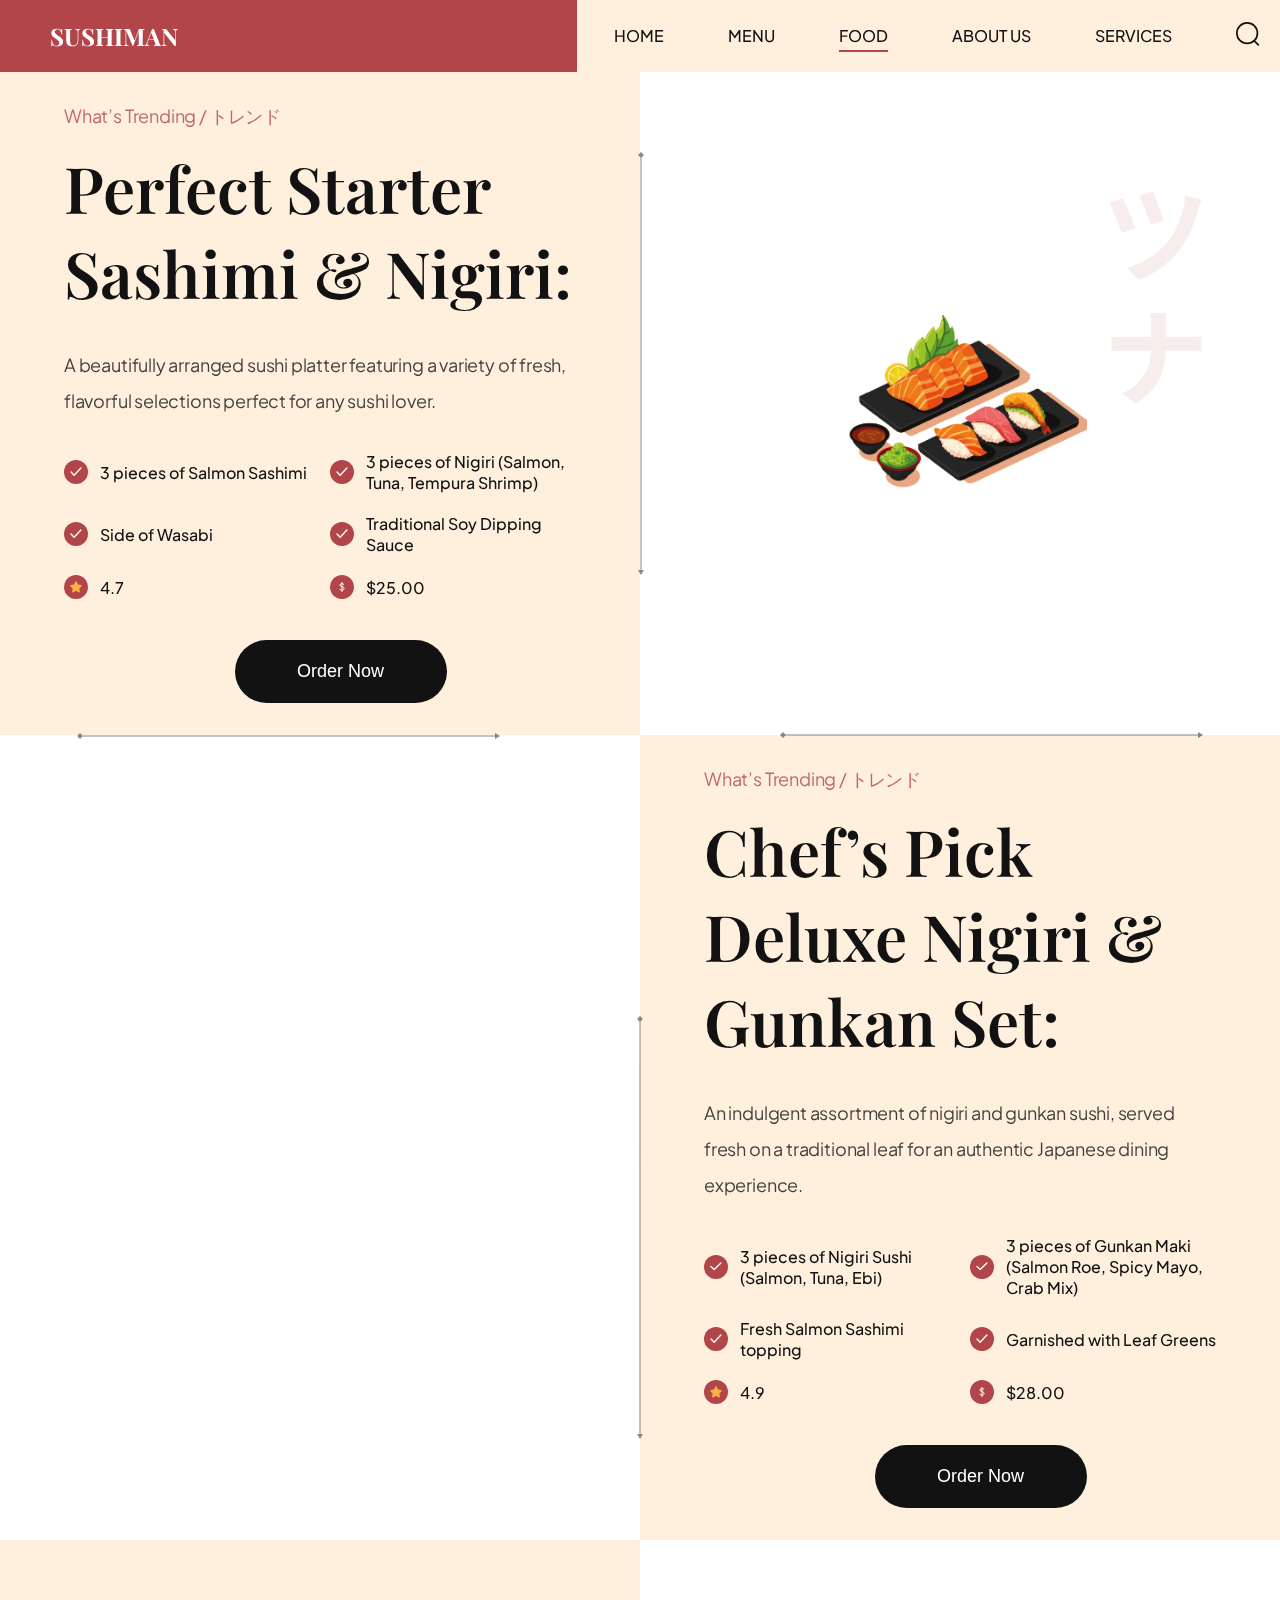
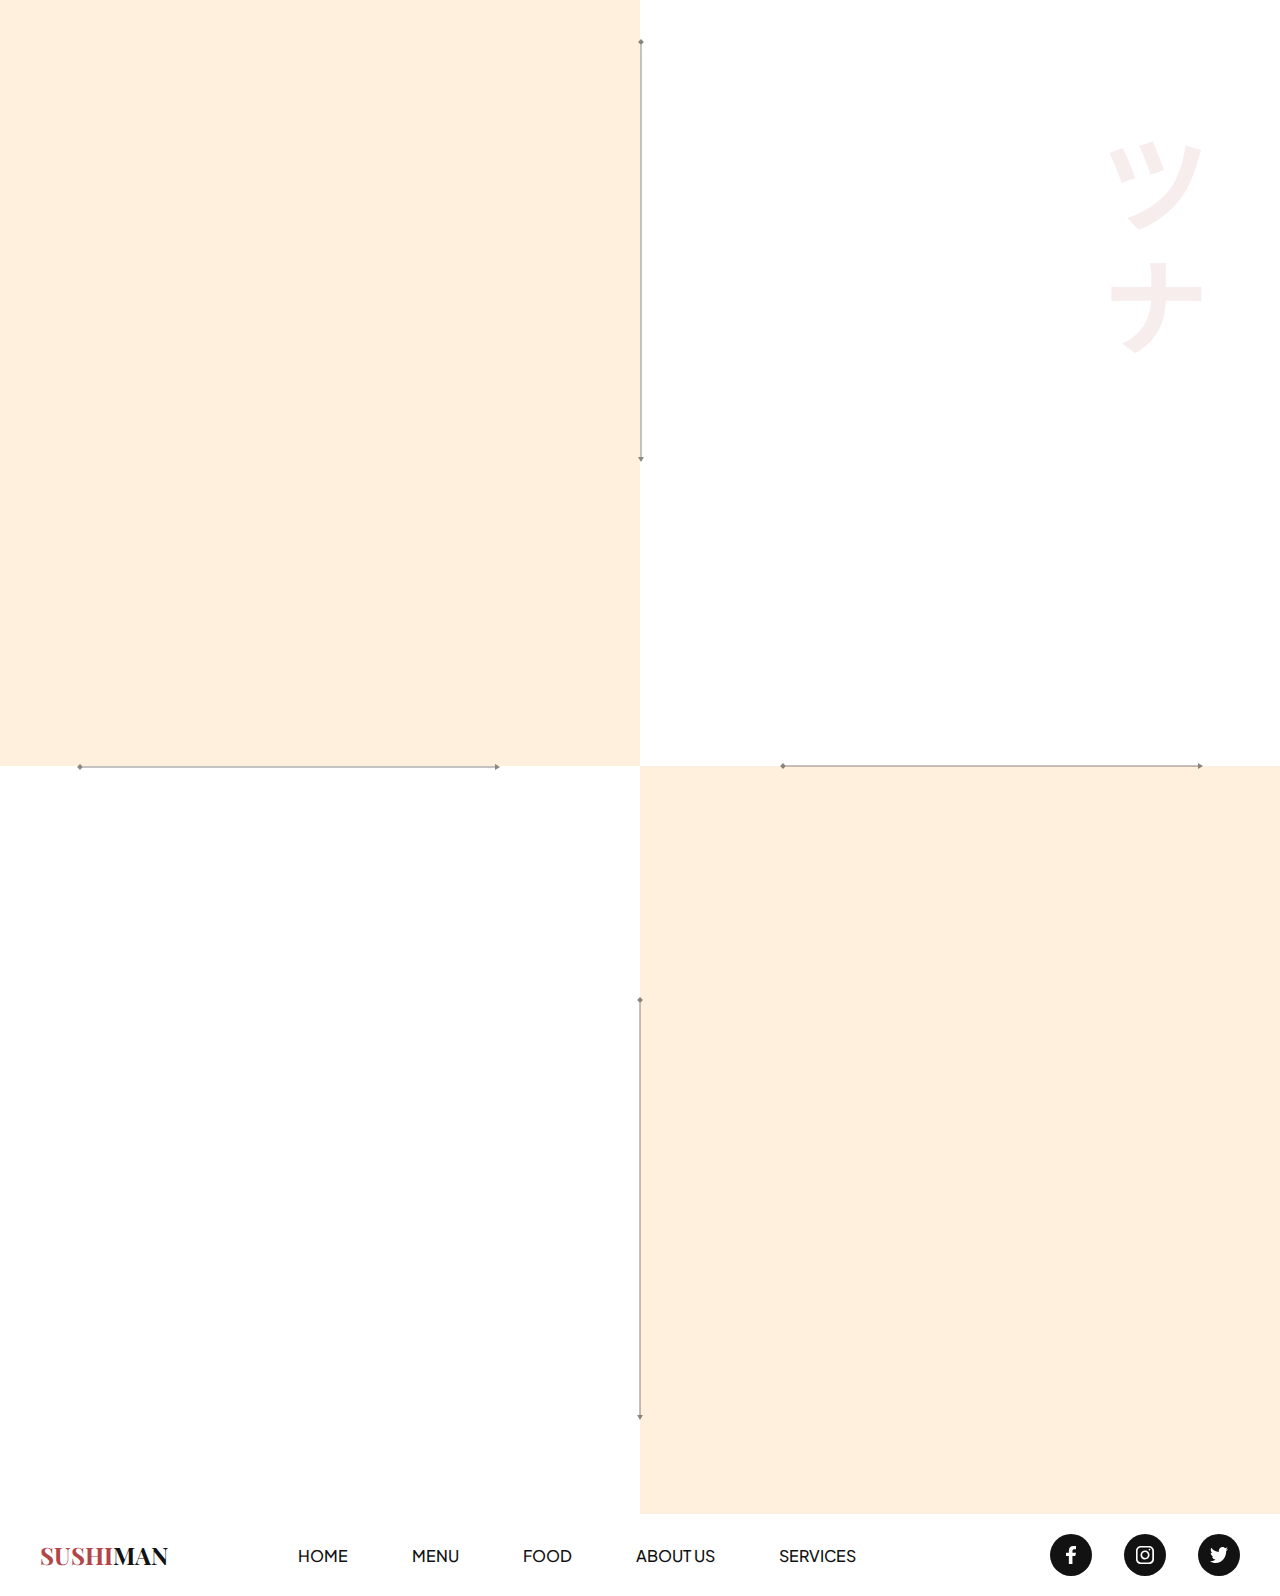
<file: html/food.html>
<!DOCTYPE html>
<html lang="en">
<head>
    <meta charset="UTF-8">
    <meta name="viewport" content="width=device-width, initial-scale=1.0">
    <link rel="icon" type="image/png" href="/image/sushi.png" />
    <link rel="stylesheet" href="/css/style.css"> <!-- Custom CSS -->
    <link href="https://unpkg.com/aos@2.3.4/dist/aos.css" rel="stylesheet" /> <!-- AOS (Animate on Scroll) CSS library -->
    <title>Sushiman</title>
    
</head>
<body>
    <header>
      <nav class="header__nav">
        <div class="header__logo">
          <h4 data-aos="fade-down">Sushiman</h4>
          <div class="header__logo-overlay"></div>
        </div> 

        <ul class="header__menu" data-aos="fade-down"> <!-- Header navigation bar -->
            <li>
            <a href="/html/index.html">Home</a>
          </li>
          <li>
            <a href="/html/menu.html">Menu</a>
          </li>
          <li>
            <a href="/html/food.html">Food</a>
          </li>
          <li>
            <a href="/html/about-us.html">About Us</a>
          </li>
          <li>
            <a href="/html/services.html">Services</a>
          </li>
          
          <li>
            <img src="/assets/search.svg" alt="search" />
          </li>
        </ul>

        <ul class="header__menu-mobile" data-aos="fade-down">
          <li>
            <img src="/assets/menu.svg" alt="menu" />
          </li>
        </ul>
      </nav>
    </header>

    <section class="trending"> <!-- Main section for trending sushi and drinks -->
        <section class="trending-sushi"> <!-- First trending sushi set -->
            <div class="trending__content" data-aos="fade-right">
            <p class="sushi__subtitle">What’s Trending / トレンド</p>
            <h3 class="sushi__title">Perfect Starter Sashimi & Nigiri:</h3>
            <p class="sushi__description">A beautifully arranged sushi platter featuring a variety of fresh, flavorful selections perfect for any sushi lover.</p>

            <ul class="trending__list flex-between"> <!-- List of features -->
                <!-- Each item includes an icon and a description -->
                <li>
                    <div class="trending__icon flex-center">
                        <img src="/assets/check.svg" alt="check">
                    </div>
                    <p>3 pieces of Salmon Sashimi</p>
                </li>

                <li>
                    <div class="trending__icon flex-center">
                        <img src="/assets/check.svg" alt="check">
                    </div>
                    <p>3 pieces of Nigiri (Salmon, Tuna, Tempura Shrimp)</p>
                </li>

                <li>
                    <div class="trending__icon flex-center">
                        <img src="/assets/check.svg" alt="check">
                    </div>
                    <p>Side of Wasabi</p>
                </li>

                <li>
                    <div class="trending__icon flex-center">
                        <img src="/assets/check.svg" alt="check">
                    </div>
                    <p>Traditional Soy Dipping Sauce</p>
                </li>

                <li>
                    <div class="trending__icon flex-center">
                        <img src="/assets/star.svg" alt="star">
                    </div>
                    <p>4.7</p>
                </li>

                <li>
                    <div class="trending__icon flex-center">
                        <img src="/assets/dollar-1-svgrepo-com.svg" alt="dollar-sign">
                    </div>
                    <p>$25.00</p>
                </li>
            </ul>
            <div class="trending-content__buttons flex-center"> <!-- Order button -->
                    <button class="trending-content__order-button">Order Now</button>
            </div>
        </div>

        <!-- Sushi image and arrows -->
        <div class="trending__image flex-center">
            <img src="/assets/sushi-dish.png" alt="sushi-dish" data-aos="fade-left">

            <div class="trending__arrow trending__arrow-left">
                <img src="/assets/arrow-vertical.svg" alt="arrow-verticle">
            </div>

            <div class="trending__arrow trending__arrow-bottom">
                <img src="/assets/arrow-horizontal.svg" alt="arrow-horizontal">
            </div>

        </div>
        </section>

        <section class="trending-drinks"> <!--sushi sections that follow the same structure -->

            <div class="trending__image flex-center">
                <img src="/assets/sushi-dish-2.png" alt="sushi-dish-2" data-aos="fade-right">

            <div class="trending__arrow trending__arrow-top">
                <img src="/assets/arrow-horizontal.svg" alt="arrow-horizontal">
            </div>

            <div class="trending__arrow trending__arrow-right">
                <img src="/assets/arrow-vertical.svg" alt="arrow-vertical">
            </div>

        </div>

        <div class="trending__content" data-aos="fade-left"> <!-- Section: Chef’s Pick Deluxe Nigiri & Gunkan Set -->

            <p class="sushi__subtitle">What’s Trending / トレンド</p>
            <h3 class="sushi__title">Chef’s Pick Deluxe Nigiri & Gunkan Set:</h3>
            <p class="sushi__description">An indulgent assortment of nigiri and gunkan sushi, served fresh on a traditional leaf for an authentic Japanese dining experience.</p>

            <ul class="trending__list flex-between">
                <li>
                    <div class="trending__icon flex-center">
                        <img src="/assets/check.svg" alt="check">
                    </div>
                    <p>3 pieces of Nigiri Sushi (Salmon, Tuna, Ebi)</p>
                </li>

                <li>
                    <div class="trending__icon flex-center">
                        <img src="/assets/check.svg" alt="check">
                    </div>
                    <p>3 pieces of Gunkan Maki (Salmon Roe, Spicy Mayo, Crab Mix)</p>
                </li>

                <li>
                    <div class="trending__icon flex-center">
                        <img src="/assets/check.svg" alt="check">
                    </div>
                    <p>Fresh Salmon Sashimi topping</p>
                </li>

                <li>
                    <div class="trending__icon flex-center">
                        <img src="/assets/check.svg" alt="check">
                    </div>
                    <p>Garnished with Leaf Greens</p>
                </li>

                <li>
                    <div class="trending__icon flex-center">
                        <img src="/assets/star.svg" alt="star">
                    </div>
                    <p>4.9</p>
                </li>

                <li>
                    <div class="trending__icon flex-center">
                        <img src="/assets/dollar-1-svgrepo-com.svg" alt="dollar-sign">
                    </div>
                    <p>$28.00</p>
                </li>
            </ul>
            <div class="trending-content__buttons flex-center">
                    <button class="trending-content__order-button">Order Now</button>
            </div>
        </div>

    
        </section>

    </section>

    <section class="trending">
        <section class="trending-sushi"> <!-- Section: House Favorite: Sushi Deluxe Platter -->
            <div class="trending__content" data-aos="fade-right">
            <p class="sushi__subtitle">What’s Trending / トレンド</p>
            <h3 class="sushi__title">House Favorite: Sushi Deluxe Platter</h3>
            <p class="sushi__description">A customer favorite and one of our top-ordered dishes — perfect for sharing or indulging solo if you're hungry! Serves 2 comfortably.</p>

            <ul class="trending__list flex-between">
                <li>
                    <div class="trending__icon flex-center">
                        <img src="/assets/check.svg" alt="check">
                    </div>
                    <p>Nigiri Variety — Salmon, tuna, shrimp, and tamago over seasoned rice.</p>
                </li>

                <li>
                    <div class="trending__icon flex-center">
                        <img src="/assets/check.svg" alt="check">
                    </div>
                    <p>Maki Rolls — A mix of fresh seafood and veggie rolls.</p>
                </li>

                <li>
                    <div class="trending__icon flex-center">
                        <img src="/assets/check.svg" alt="check">
                    </div>
                    <p>Gunkan Delights — Rich tuna and salmon roe served gunkan-style.</p>
                </li>

                <li>
                    <div class="trending__icon flex-center">
                        <img src="/assets/check.svg" alt="check">
                    </div>
                    <p>Fresh Cuts — Sashimi-style slices of premium salmon and tuna.</p>
                </li>

                <li>
                    <div class="trending__icon flex-center">
                        <img src="/assets/star.svg" alt="star">
                    </div>
                    <p>4.6</p>
                </li>

                <li>
                    <div class="trending__icon flex-center">
                        <img src="/assets/dollar-1-svgrepo-com.svg" alt="dollar-sign">
                    </div>
                    <p>$30.00</p>
                </li>
            </ul>
            <div class="trending-content__buttons flex-center">
                    <button class="trending-content__order-button">Order Now</button>
            </div>
        </div>

        <div class="trending__image flex-center">
            <img src="/assets/sushi-dish-3.png" alt="sushi-dish-3" data-aos="fade-left">

            <div class="trending__arrow trending__arrow-left">
                <img src="/assets/arrow-vertical.svg" alt="arrow-verticle">
            </div>

            <div class="trending__arrow trending__arrow-bottom">
                <img src="/assets/arrow-horizontal.svg" alt="arrow-horizontal">
            </div>

        </div>
        </section>

        <section class="trending-drinks">

            <div class="trending__image flex-center">
                <img src="/assets/sushi-dish-4.png" alt="sushi-dish-4" data-aos="fade-right">

            <div class="trending__arrow trending__arrow-top">
                <img src="/assets/arrow-horizontal.svg" alt="arrow-horizontal">
            </div>

            <div class="trending__arrow trending__arrow-right">
                <img src="/assets/arrow-vertical.svg" alt="arrow-vertical">
            </div>

        </div>

        <div class="trending__content" data-aos="fade-left"> <!-- Section: Japanese Culinary Adventure -->
            <p class="sushi__subtitle">What’s Trending / トレンド</p>
            <h3 class="sushi__title">Japanese Culinary Adventure</h3>
            <p class="sushi__description">An abundant and colorful collection of Japan's finest, perfect for sharing or indulging in a diverse culinary experience.</p>

            <ul class="trending__list flex-between">
                <li>
                    <div class="trending__icon flex-center">
                        <img src="/assets/check.svg" alt="check">
                    </div>
                    <p>A Platter of Maki & Hand-Pressed Sushi</p>
                </li>

                <li>
                    <div class="trending__icon flex-center">
                        <img src="/assets/check.svg" alt="check">
                    </div>
                    <p>Delicate Slices of Raw Salmon & Tuna</p>
                </li>

                <li>
                    <div class="trending__icon flex-center">
                        <img src="/assets/check.svg" alt="check">
                    </div>
                    <p>Comforting Bowls of Rice & Noodles</p>
                </li>

                <li>
                    <div class="trending__icon flex-center">
                        <img src="/assets/check.svg" alt="check">
                    </div>
                    <p>Golden Fried Shrimp & Flavorful Sauces</p>
                </li>

                <li>
                    <div class="trending__icon flex-center">
                        <img src="/assets/star.svg" alt="star">
                    </div>
                    <p>4.9</p>
                </li>

                <li>
                    <div class="trending__icon flex-center">
                        <img src="/assets/dollar-1-svgrepo-com.svg" alt="dollar-sign">
                    </div>
                    <p>$48.00</p>
                </li>
            </ul>
            <div class="trending-content__buttons flex-center">
                    <button class="trending-content__order-button">Order Now</button>
            </div>
        </div>

    
        </section>

    </section> <!-- (Omitted repeating comments for brevity; they follow the same structure.) -->

    <button id="backToTopBtn" title="Go to top">
       <img src="/assets/back-to-top.png" alt="Back to Top">
    </button> <!-- Back to top button -->


    <footer class="footer flex-between"> <!-- Website footer -->
        <h3 class="footer__logo"><span>Sushi</span>man</h3>

        <ul class="footer__nav">

            <li>
            <a href="/html/index.html">Home</a>
          </li>
          <li>
            <a href="/html/menu.html">Menu</a>
          </li>
          <li>
            <a href="/html/food.html">Food</a>
          </li>
          <li>
            <a href="/html/about-us.html">About Us</a>
          </li>
          <li>
            <a href="/html/services.html">Services</a>
          </li>
          
          <li>
 
        </ul>

        <ul class="footer__social">
            <li class="flex-center"><img src="/assets/facebook.svg" alt="facebook"></li>
            <li class="flex-center"><img src="/assets/instagram.svg" alt="instagram"></li>
            <li class="flex-center"><img src="/assets/twitter.svg" alt="twitter"></li>
        </ul>
    </footer>


<!-- AOS JS for animations-->
<script src="https://unpkg.com/aos@2.3.4/dist/aos.js"></script>

<!-- AOS Initialization and Custom Scripts -->
<script>
  AOS.init({
    duration: 1000,
    offset: 100,
  });

  const backToTopBtn = document.getElementById("backToTopBtn");

  window.onscroll = function () {
    if (document.body.scrollTop > 300 || document.documentElement.scrollTop > 300) {
      backToTopBtn.style.display = "block";
    } else {
      backToTopBtn.style.display = "none";
    }
  };

  backToTopBtn.addEventListener("click", function () {
    window.scrollTo({ top: 0, behavior: 'smooth' });
  });

  const navLinks = document.querySelectorAll(".header__menu li a");

  navLinks.forEach(link => {
    link.addEventListener("click", () => {
      navLinks.forEach(l => l.classList.remove("active"));
      link.classList.add("active");
    });
  });

  // Highlight current page based on URL
  const currentPath = window.location.pathname.split("/").pop();
  navLinks.forEach(link => {
    if (link.getAttribute("href").includes(currentPath)) {
      link.classList.add("active");
    }
  });
</script>


</body>
</html>
</file>
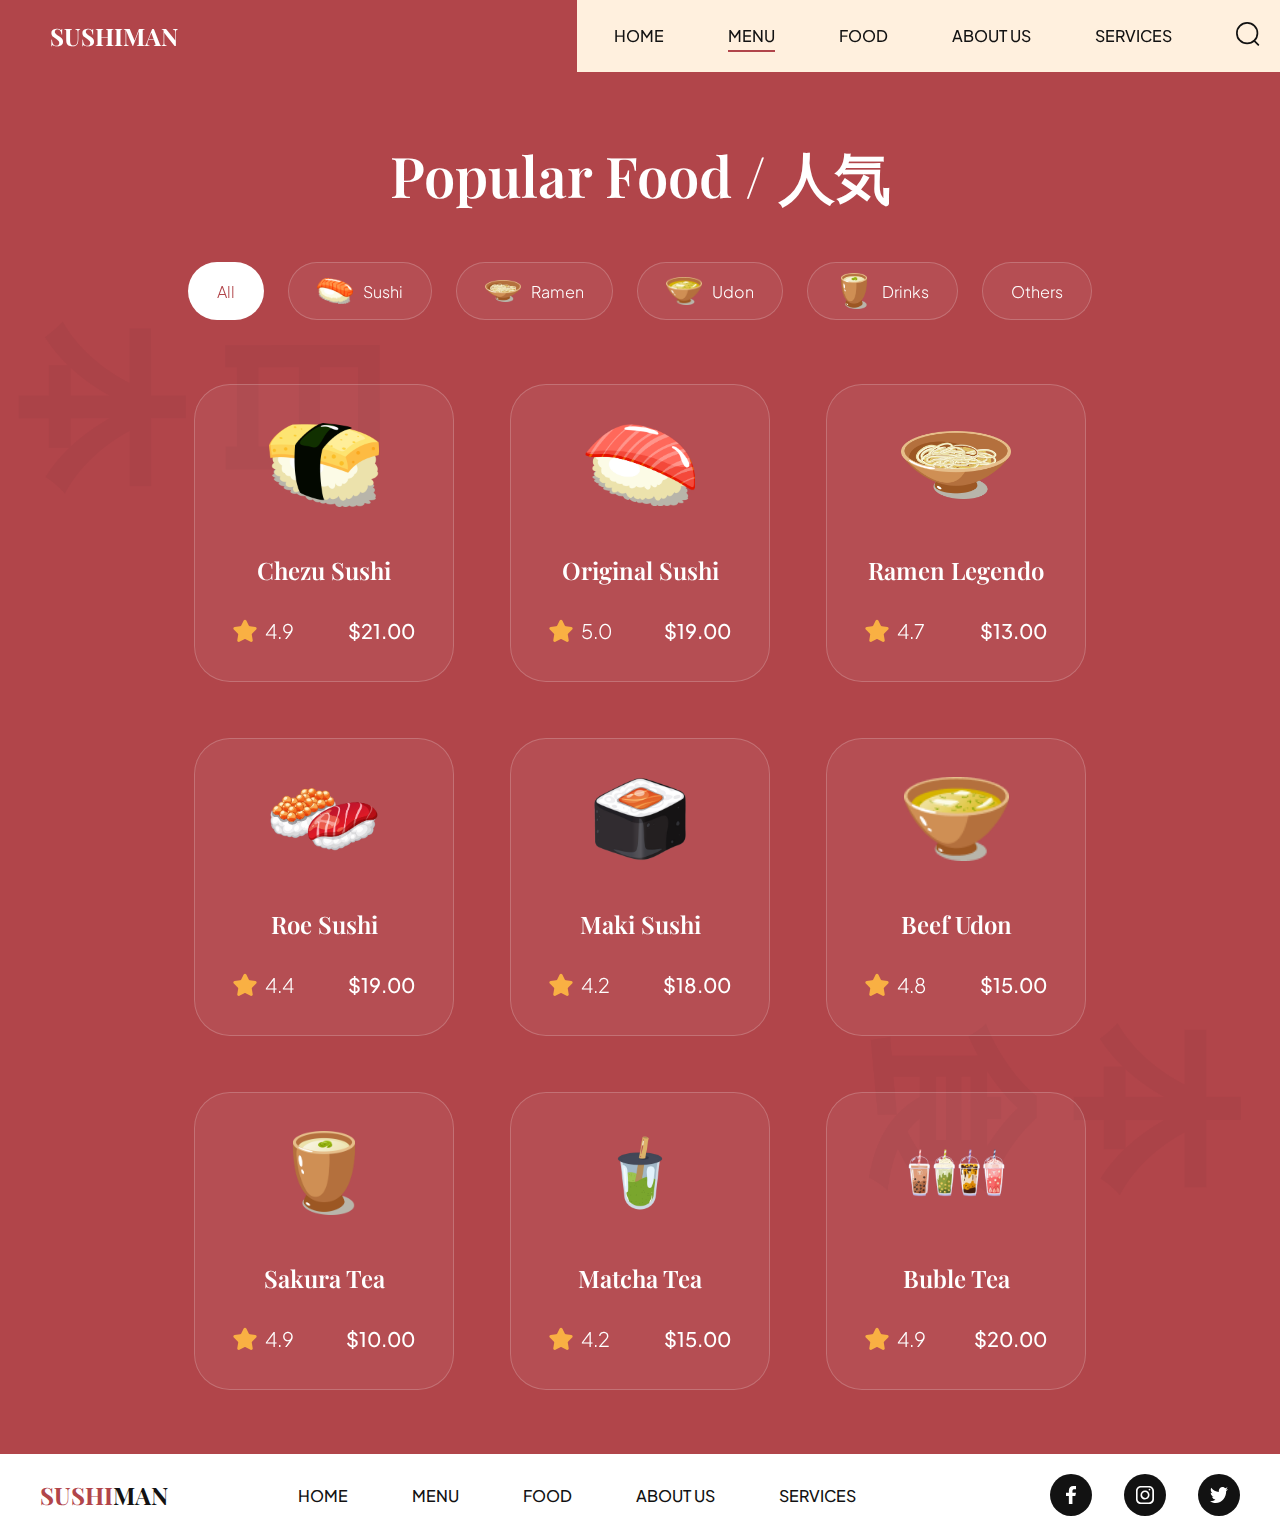
<file: html/menu.html>
<!DOCTYPE html>
<html lang="en">
<head>
    <meta charset="UTF-8">
    <meta name="viewport" content="width=device-width, initial-scale=1.0">
    <link rel="icon" type="image/png" href="/image/sushi.png" />
    <link rel="stylesheet" href="/css/style.css"> <!-- Main CSS file -->
    <link href="https://unpkg.com/aos@2.3.4/dist/aos.css" rel="stylesheet" /> <!-- AOS (Animate on Scroll) CSS -->
    <title>Sushiman</title>
    
</head>
<body>
    <header> <!-- Header with Navigation -->
      <nav class="header__nav">
        <div class="header__logo">
          <h4 data-aos="fade-down">Sushiman</h4>
          <div class="header__logo-overlay"></div>
        </div> 
 
        <ul class="header__menu" data-aos="fade-down">
          <li>
            <a href="/html/index.html">Home</a>
          </li>
          <li>
            <a href="/html/menu.html">Menu</a>
          </li>
          <li>
            <a href="/html/food.html">Food</a>
          </li>
          <li>
            <a href="/html/about-us.html">About Us</a>
          </li>
          <li>
            <a href="/html/services.html">Services</a>
          </li>
          
          <li>
            <img src="/assets/search.svg" alt="search" />
          </li>
        </ul>

        <ul class="header__menu-mobile" data-aos="fade-down">
          <li>
            <img src="/assets/menu.svg" alt="menu" />
          </li>
        </ul>
      </nav>
    </header>

    <section class="popular-foods"> <!-- Menu Section -->
    <h2 class="popular-foods__title" data-aos="flip-up">Popular Food / 人気</h2>

    <div class="popular-foods__filters sushi__hide-scrollbar" data-aos="fade-up"> <!-- Filter Buttons for Food Categories -->
        <button class="popular-foods__filter-btn active">All</button>
        <button class="popular-foods__filter-btn">
            <img src="/assets/sushi-9.png" alt="sushi9"> Sushi
        </button>
        <button class="popular-foods__filter-btn">
            <img src="/assets/sushi-8.png" alt="sushi8"> Ramen
        </button>
        <button class="popular-foods__filter-btn">
            <img src="/assets/sushi-7.png" alt="sushi7"> Udon
        </button>
        <button class="popular-foods__filter-btn">
            <img src="/assets/sushi-4.png" alt="Drinks"> Drinks
        </button>
        <button class="popular-foods__filter-btn">Others</button>
    </div>

    <div class="popular-foods__catalogue" data-aos="fade-up"> <!-- Catalogue of Food Cards -->
        <article class="popular-foods__cards"> <!-- Each article below is a food card with image, name, rating, and price -->
            <img class="popular-foods__cards-image" src="/assets/sushi-12.png" alt="sushi12">
            <h4 class="popular-foods__cards-title">Chezu Sushi</h4>
            <div class="popular-foods__cards-details flex-between">
                <div class="popular-foods__cards-rating">
                    <img src="/assets/star.svg" alt="star">
                    <p>4.9</p>
                </div>
                <p class="popular-foods__cards-price">$21.00</p>
            </div>
        </article>

        <article class="popular-foods__cards"><!-- More food cards (duplicated or unique same structure as above) -->
            <img class="popular-foods__cards-image" src="/assets/sushi-11.png" alt="sushi11">
            <h4 class="popular-foods__cards-title">Original Sushi</h4>
            <div class="popular-foods__cards-details flex-between">
                <div class="popular-foods__cards-rating">
                    <img src="/assets/star.svg" alt="star">
                    <p>5.0</p>
                </div>
                <p class="popular-foods__cards-price">$19.00</p>
            </div>
        </article>

        <article class="popular-foods__cards"> <!-- More food cards (duplicated or unique same structure as above) -->
            <img class="popular-foods__cards-image" src="/assets/sushi-10.png" alt="sushi10">
            <h4 class="popular-foods__cards-title">Ramen Legendo</h4>
            <div class="popular-foods__cards-details flex-between">
                <div class="popular-foods__cards-rating">
                    <img src="/assets/star.svg" alt="star">
                    <p>4.7</p>
                </div>
                <p class="popular-foods__cards-price">$13.00</p>
            </div>
        </article>

        <article class="popular-foods__cards"> <!-- More food cards (duplicated or unique same structure as above) -->
            <img class="popular-foods__cards-image" src="/assets/roe-sushi.png" alt="roe-sushi">
            <h4 class="popular-foods__cards-title">Roe Sushi</h4>
            <div class="popular-foods__cards-details flex-between">
                <div class="popular-foods__cards-rating">
                    <img src="/assets/star.svg" alt="star">
                    <p>4.4</p>
                </div>
                <p class="popular-foods__cards-price">$19.00</p>
            </div>
        </article>

        <article class="popular-foods__cards"> <!-- More food cards (duplicated or unique same structure as above) -->
            <img class="popular-foods__cards-image" src="/assets/maki-sushi.png" alt="maki-sushi">
            <h4 class="popular-foods__cards-title">Maki Sushi</h4>
            <div class="popular-foods__cards-details flex-between">
                <div class="popular-foods__cards-rating">
                    <img src="/assets/star.svg" alt="star">
                    <p>4.2</p>
                </div>
                <p class="popular-foods__cards-price">$18.00</p>
            </div>
        </article>

        <article class="popular-foods__cards"> <!-- More food cards (duplicated or unique same structure as above) -->
            <img class="popular-foods__cards-image" src="/assets/sushi-7.png" alt="Udon">
            <h4 class="popular-foods__cards-title">Beef Udon</h4>
            <div class="popular-foods__cards-details flex-between">
                <div class="popular-foods__cards-rating">
                    <img src="/assets/star.svg" alt="star">
                    <p>4.8</p>
                </div>
                <p class="popular-foods__cards-price">$15.00</p>
            </div>
        </article>

        <article class="popular-foods__cards"> <!-- More food cards (duplicated or unique same structure as above) -->
            <img class="popular-foods__cards-image" src="/assets/sushi-4.png" alt="tea">
            <h4 class="popular-foods__cards-title">Sakura Tea</h4>
            <div class="popular-foods__cards-details flex-between">
                <div class="popular-foods__cards-rating">
                    <img src="/assets/star.svg" alt="star">
                    <p>4.9</p>
                </div>
                <p class="popular-foods__cards-price">$10.00</p>
            </div>
        </article>

        <article class="popular-foods__cards"> <!-- More food cards (duplicated or unique same structure as above) -->
            <img class="popular-foods__cards-image" src="/assets/macha.png" alt="matcha">
            <h4 class="popular-foods__cards-title">Matcha Tea</h4>
            <div class="popular-foods__cards-details flex-between">
                <div class="popular-foods__cards-rating">
                    <img src="/assets/star.svg" alt="star">
                    <p>4.2</p>
                </div>
                <p class="popular-foods__cards-price">$15.00</p>
            </div>
        </article>

        <article class="popular-foods__cards"> <!-- More food cards (duplicated or unique same structure as above) -->
            <img class="popular-foods__cards-image" src="/assets/buble-tea.png" alt="Buble-tea">
            <h4 class="popular-foods__cards-title">Buble Tea</h4>
            <div class="popular-foods__cards-details flex-between">
                <div class="popular-foods__cards-rating">
                    <img src="/assets/star.svg" alt="star">
                    <p>4.9</p>
                </div>
                <p class="popular-foods__cards-price">$20.00</p>
            </div>
        </article>
    </div>


</section>

<button id="backToTopBtn" title="Go to top"> <!-- Back to Top Button -->
       <img src="/assets/back-to-top.png" alt="Back to Top">
    </button>

    <footer class="footer flex-between"> <!-- Footer -->
        <h3 class="footer__logo"><span>Sushi</span>man</h3>

        <ul class="footer__nav">

            <li>
            <a href="/html/index.html">Home</a>
          </li>
          <li>
            <a href="/html/menu.html">Menu</a>
          </li>
          <li>
            <a href="/html/food.html">Food</a>
          </li>
          <li>
            <a href="/html/about-us.html">About Us</a>
          </li>
          <li>
            <a href="/html/services.html">Services</a>
          </li>
          
          <li>
 
        </ul>

        <ul class="footer__social">
            <li class="flex-center"><img src="/assets/facebook.svg" alt="facebook"></li>
            <li class="flex-center"><img src="/assets/instagram.svg" alt="instagram"></li>
            <li class="flex-center"><img src="/assets/twitter.svg" alt="twitter"></li>
        </ul>
    </footer>

<!-- AOS JS -->
<script src="https://unpkg.com/aos@2.3.4/dist/aos.js"></script>

<!-- AOS Initialization and Custom Scripts -->
<script>
  AOS.init({
    duration: 1000,
    offset: 100,
  });

  const backToTopBtn = document.getElementById("backToTopBtn");

  window.onscroll = function () {
    if (document.body.scrollTop > 300 || document.documentElement.scrollTop > 300) {
      backToTopBtn.style.display = "block";
    } else {
      backToTopBtn.style.display = "none";
    }
  };

  backToTopBtn.addEventListener("click", function () {
    window.scrollTo({ top: 0, behavior: 'smooth' });
  });

  const navLinks = document.querySelectorAll(".header__menu li a");

  navLinks.forEach(link => {
    link.addEventListener("click", () => {
      navLinks.forEach(l => l.classList.remove("active"));
      link.classList.add("active");
    });
  });

  //Highlight current page based on URL
  const currentPath = window.location.pathname.split("/").pop();
  navLinks.forEach(link => {
    if (link.getAttribute("href").includes(currentPath)) {
      link.classList.add("active");
    }
  });
</script>


</body>
</html>
</file>
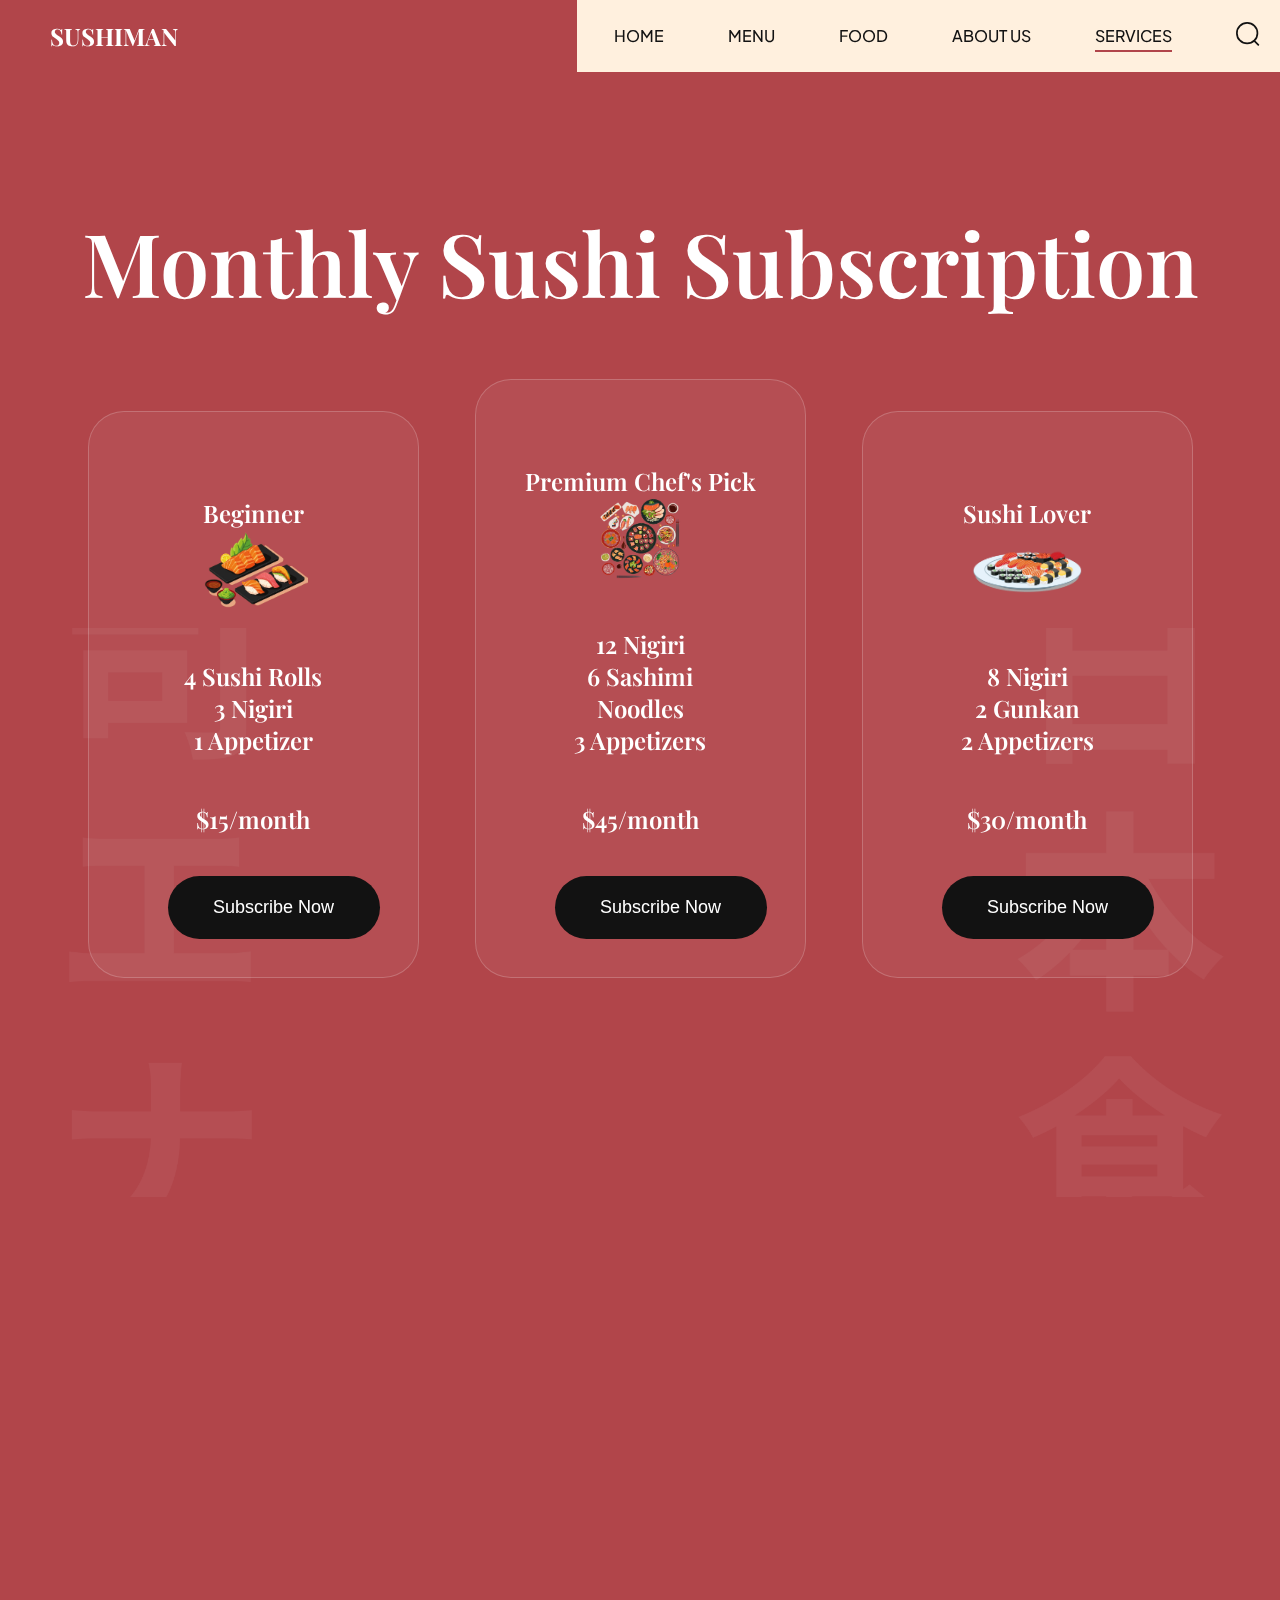
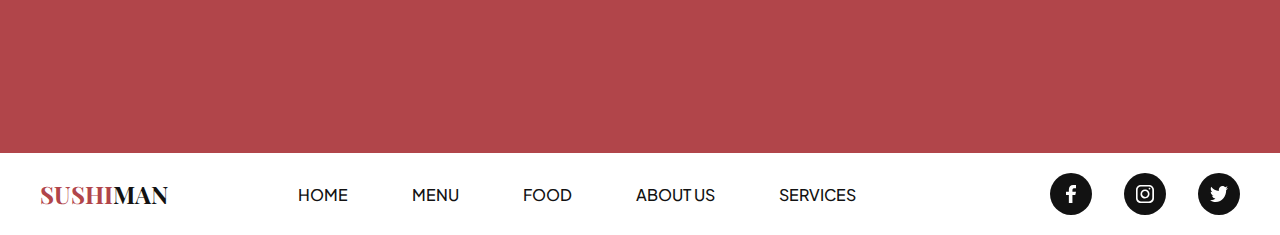
<file: html/services.html>
<!DOCTYPE html>
<html lang="en">
<head>
    <meta charset="UTF-8">
    <meta name="viewport" content="width=device-width, initial-scale=1.0">
    <link rel="icon" type="image/png" href="/image/sushi.png" />
    <link rel="stylesheet" href="/css/style.css"> <!-- External CSS -->
    <link href="https://unpkg.com/aos@2.3.4/dist/aos.css" rel="stylesheet" /> <!-- Animate On Scroll (AOS) Library CSS -->
    <title>Sushiman</title>
    
</head>
<body>
    <header> <!-- Website Header -->
      <nav class="header__nav">
        <div class="header__logo">
          <h4 data-aos="fade-down">Sushiman</h4>
          <div class="header__logo-overlay"></div>
        </div>  

        <ul class="header__menu" data-aos="fade-down">
            <li>
            <a href="/html/index.html">Home</a>
          </li>
          <li>
            <a href="/html/menu.html">Menu</a>
          </li>
          <li>
            <a href="/html/food.html">Food</a>
          </li>
          <li>
            <a href="/html/about-us.html">About Us</a>
          </li>
          <li>
            <a href="/html/services.html">Services</a>
          </li>
          
          <li>
            <img src="/assets/search.svg" alt="search" />
          </li>
        </ul>

        <ul class="header__menu-mobile" data-aos="fade-down">
          <li>
            <img src="/assets/menu.svg" alt="menu" />
          </li>
        </ul>
      </nav>
    </header>


   <section class="subscription flex-center"> <!-- Subscription Plans Section -->
      <div class="service-foods__catalogue"  data-aos="fade-up">
        <h2 data-aos="flip-down"> <!-- Section Title -->
        Monthly Sushi Subscription
      </h2>

            <article class="service-foods__card" data-aos="fade-right"> <!-- Beginner Plan -->
              <h4 class="service-foods__card-title">Beginner</h4>
                <img class="service-foods__card-image" src="/assets/sushi-dish.png" alt="sushi-dish">
                <h4 class="service-foods__card-title">4 Sushi Rolls <br>3 Nigiri <br>1 Appetizer</h4>
                <h4 class="service-foods__card-title">$15/month</h4>
                <div class="hero-content__buttons flex-center">
                    <button class="hero-content__order-button">Subscribe Now</button>
                </div>
            </article>

            <article class="service-foods__card" data-aos="fade-up"> <!-- Premium Plan -->
              <h4 class="service-foods__card-title">Premium Chef's Pick</h4>
                <img class="service-foods__card-image" src="/assets/sushi-dish-4.png" alt="sushi-dish-4">
                <h4 class="service-foods__card-title">12 Nigiri <br>6 Sashimi <br>Noodles <br>3 Appetizers</h4>
                <h4 class="service-foods__card-title">$45/month</h4>
                <div class="hero-content__buttons flex-center">
                    <button class="hero-content__order-button">Subscribe Now</button>
                </div>
            </article>

            <article class="service-foods__card" data-aos="fade-left"> <!-- Sushi Lover Plan -->
              <h4 class="service-foods__card-title">Sushi Lover</h4>
                <img class="service-foods__card-image" src="/assets/sushi-dish-3.png" alt="sushi-dish-3">
                <h4 class="service-foods__card-title">8 Nigiri <br>2 Gunkan <br>2 Appetizers</h4>
                <h4 class="service-foods__card-title">$30/month</h4>
                <div class="hero-content__buttons flex-center">
                    <button class="hero-content__order-button">Subscribe Now</button>
                </div>
            </article>
        </div>

        <h2 data-aos="flip-down"> <!-- Reasons to Subscribe -->
        Why Subscribe?
      </h2>
      <h4 class="service-foods__card-title" data-aos="fade-up">Free delivery on all orders <br>Exclusive limited edition items <br>Monthly surprise gift</h4>

      <h2 data-aos="flip-down"> <!-- Newsletter Signup Section -->
        Get offers stright <br />
        to your inbox
      </h2>
      <p data-aos="fade-up">Sign up for the Sushiman newsletter</p>

      <div class="subscription__form" data-aos="fade-up"> <!-- Newsletter Form -->
        <input type="text" placeholder="Enter your email address"/>
        <button>Get Started</button>
      </div>
    </section>

    <button id="backToTopBtn" title="Go to top"> <!-- Back to Top Button -->
       <img src="/assets/back-to-top.png" alt="Back to Top">
    </button>



    <footer class="footer flex-between"> <!-- Footer Navigation Links -->
        <h3 class="footer__logo"><span>Sushi</span>man</h3>

        <ul class="footer__nav">

            <li>
            <a href="/html/index.html">Home</a>
          </li>
          <li>
            <a href="/html/menu.html">Menu</a>
          </li>
          <li>
            <a href="/html/food.html">Food</a>
          </li>
          <li>
            <a href="/html/about-us.html">About Us</a>
          </li>
          <li>
            <a href="/html/services.html">Services</a>
          </li>
          
          <li>
 
        </ul>

        <ul class="footer__social">
            <li class="flex-center"><img src="/assets/facebook.svg" alt="facebook"></li>
            <li class="flex-center"><img src="/assets/instagram.svg" alt="instagram"></li>
            <li class="flex-center"><img src="/assets/twitter.svg" alt="twitter"></li>
        </ul>
    </footer>

<!-- AOS JS -->
<script src="https://unpkg.com/aos@2.3.4/dist/aos.js"></script>

<!-- AOS Initialization and Custom Scripts -->
<script>
  AOS.init({
    duration: 1000,
    offset: 100,
  });

  const backToTopBtn = document.getElementById("backToTopBtn");

  window.onscroll = function () {
    if (document.body.scrollTop > 300 || document.documentElement.scrollTop > 300) {
      backToTopBtn.style.display = "block";
    } else {
      backToTopBtn.style.display = "none";
    }
  };

  backToTopBtn.addEventListener("click", function () {
    window.scrollTo({ top: 0, behavior: 'smooth' });
  });

  const navLinks = document.querySelectorAll(".header__menu li a");

  navLinks.forEach(link => {
    link.addEventListener("click", () => {
      navLinks.forEach(l => l.classList.remove("active"));
      link.classList.add("active");
    });
  });

  // Optional: Highlight current page based on URL
  const currentPath = window.location.pathname.split("/").pop();
  navLinks.forEach(link => {
    if (link.getAttribute("href").includes(currentPath)) {
      link.classList.add("active");
    }
  });
</script>


</body>
</html>
</file>
<file: css/style.css>
/* Import Google Fonts */
@import url("https://fonts.googleapis.com/css2?family=Playfair+Display:wght@400;500;600;700;800;900&display=swap");
@import url("https://fonts.googleapis.com/css2?family=Plus+Jakarta+Sans:wght@200;300;400;500;600;700;800&display=swap");

/* other css file imports */
@import url("sections/header.css");
@import url("sections/hero.css");
@import url("sections/about.css");
@import url("sections/popular.css");
@import url("sections/trending.css");
@import url("sections/subscribe.css");
@import url("sections/footer.css"); 

/* Import individual page styles */
@import url("pages/about-us.css");
@import url("pages/food.css");
@import url("pages/menu.css");
@import url("pages/services.css");

/* Keyframe animation for testimonial scrolling effect */
@keyframes scrollTestimonial {
  0% {
    transform: translateX(0);
  }
  100% {
    transform: translateX(-50%);
  }
}



/* CSS variables for reusablity across all files (including above imported) */
:root {
  --playfair-display: "Playfair Display", serif;
  --plus-jakarta-sans: "Plus Jakarta Sans", sans-serif;

  --primary-color: #b1454a;
  --secondary-color: #121212;

  --black-200: #020202;
  --black-300: #333333;
  --black-400: #1f1e31;
  --black-500: #555555;
  --gray-100: #888888;

  --color-white: #fff;
  --color-creamson: #fff0de;
}

/* "Back to Top" button styling */
#backToTopBtn {
  display: none; /* Hidden by default */
  position: fixed;
  bottom: 40px;
  right: 30px;
  z-index: 99;
  background-color: transparent;
  border: none;
  cursor: pointer;
  padding: 0;
}

/* Image inside the "Back to Top" button */
#backToTopBtn img {
  width: 48px;
  height: 48px;
  object-fit: contain;
  transition: transform 0.3s ease;
}

/* Highlight the active navigation link */
.header__menu li a.active {
  border-bottom: 2px solid var(--primary-color); /* or any color you prefer */
  padding-bottom: 4px; /* optional for spacing */
}

/* Global reset and behavior */
* {
  margin: 0;
  padding: 0;
  box-sizing: border-box;
  scroll-behavior: smooth;
}

/* Body styles for layout and background */
body {
  max-width: 1280px;
  margin: 0 auto;
  background-color: var(--color-creamson);
}

/* Anchor tag base style */
a {
  text-decoration: none;
  color: inherit;
}

/* Utility class: center content horizontally and vertically */
.flex-center {
  display: flex;
  justify-content: center;
  align-items: center;
}

/* Utility class: space-between layout */
.flex-between {
  display: flex;
  justify-content: space-between;
  align-items: center;
}

/* Shared typography styles */
.sushi__subtitle {
  font-size: 18px;
  font-weight: 400;
  font-family: var(--plus-jakarta-sans);

  color: var(--primary-color);
  opacity: 0.8;

  letter-spacing: -0.01em;
}

.sushi__title {
  font-size: 64px;
  font-weight: 600;
  font-family: var(--playfair-display);

  color: var(--secondary-color);

  margin-top: 16px;
}

.sushi__description {
  font-size: 18px;
  font-weight: 400;
  font-family: var(--plus-jakarta-sans);

  line-height: 36px;
  letter-spacing: -0.01em;

  color: var(--secondary-color);
  opacity: 0.8;

  margin: 32px 0px;
}

/* Hide scrollbar for Chrome, Safari and Opera */
.sushi__hide-scrollbar::-webkit-scrollbar {
  display: none;
}

/* Hide scrollbar for IE, Edge and Firefox */
.sushi__hide-scrollbar {
  -ms-overflow-style: none; /* IE and Edge */
  scrollbar-width: none; /* Firefox */
}

/* START: about us media queries */
@media screen and (max-width: 1024px) {
  .about-us {
    flex-direction: column;
  }

  .about-us__image {
    flex-direction: row;
  }

  .about-us__image-sushi3 {
    border-bottom: none;
    border-right: 8px solid var(--color-creamson);
  }

  .about-us__button {
    display: none;
  }
}

@media screen and (max-width: 750px) {
  .about-us__image {
    flex-direction: column;
  }

  .about-us__image-sushi3 {
    border-bottom: 8px solid var(--color-creamson);
    border-right: none;
  }

  .about-us__button {
    display: block;
    top: 47%;
  }
}

@media screen and (max-width: 550px) {
  .about-us__image-sushi2 img,
  .about-us__image-sushi3 img {
    width: 50%;
    height: 160px;

    object-fit: contain;
  }

  .about-us__image div {
    padding: 32px;
  }

  .about-us__button {
    top: 44%;
  }

  .about-us__content {
    padding: 32px;
  }
}
/* END: about us media queries */


/* START: header media querie */
@media screen and (max-width: 900px) {
  .header__nav {
    background: var(--primary-color);
  }

  .header__menu {
    display: none;
  }

  .header__menu-mobile {
    display: flex;
  }
}

@media screen and (max-width: 550px) {
  .header__logo {
    padding-left: 0;
  }
}
/* END: header media queries */

/* START: hero media queries */
@media screen and (max-width: 1060px) {
  .hero {
    flex-direction: column;
  }

  .hero-image img {
    width: 100%;

    transform: matrix(1, 0.05, 0, 1.25, 0, 0) !important;
  }
}

@media screen and (max-width: 750px) {
  .hero-image h2 {
    font-size: 70px;
    line-height: 90px;
  }
}

@media screen and (max-width: 550px) {
  .hero-image h2 {
    font-size: 40px;
    line-height: 60px;
  }

  .hero-content-info {
    padding: 32px;
  }

  .hero-content-info h1 {
    font-size: 60px;
  }

  .hero-content-info p {
    margin: 32px 0;
  }

  .hero-content__buttons {
    margin: 41px 0;
  }

  .hero-content__testimonial {
    padding: 32px;
  }
}
/* END: hero media queries */

/* START: popular media queries */
@media screen and (max-width: 550px) {
  .popular-foods {
    padding: 64px 32px;
  }

  .popular-foods__card,
  .popular-foods__card.active-card {
    min-width: 100%;
  }
}
/* END: popular media queries */

/* START: subscribe media queries */
@media screen and (max-width: 550px) {
  .subscription {
    padding: 64px 32px;
  }

  .subscription h2 {
    font-size: 68px;
    line-height: 100px;
  }

  .subscription__form {
    flex-direction: column;
    gap: 20px;

    min-width: 100%;
    border-radius: 20px;
    padding: 0;

    border: none;
  }

  .subscription__form input {
    min-height: 50px;

    border: 1px solid rgba(255, 255, 255, 0.5);
    padding: 10px 20px;
    border-radius: 30px;
  }

  .subscription__form button {
    min-width: 100%;
  }
}
/* END: subscribe media queries */

/* START: trending media queries */
@media screen and (max-width: 1024px) {
  .trending-sushi {
    flex-direction: column;
  }

  .trending-drinks {
    flex-direction: column-reverse;
  }

  .trending__image {
    width: 100%;
    background-size: cover;
  }

  .trending__discover {
    display: none;
  }

  .trending__arrow {
    display: none;
  }
}

@media screen and (max-width: 550px) {
  .trending__image img {
    width: 70%;
    height: 70%;
  }

  .trending__content {
    padding: 32px;
  }
}
/* END: trending media queries */
</file>
